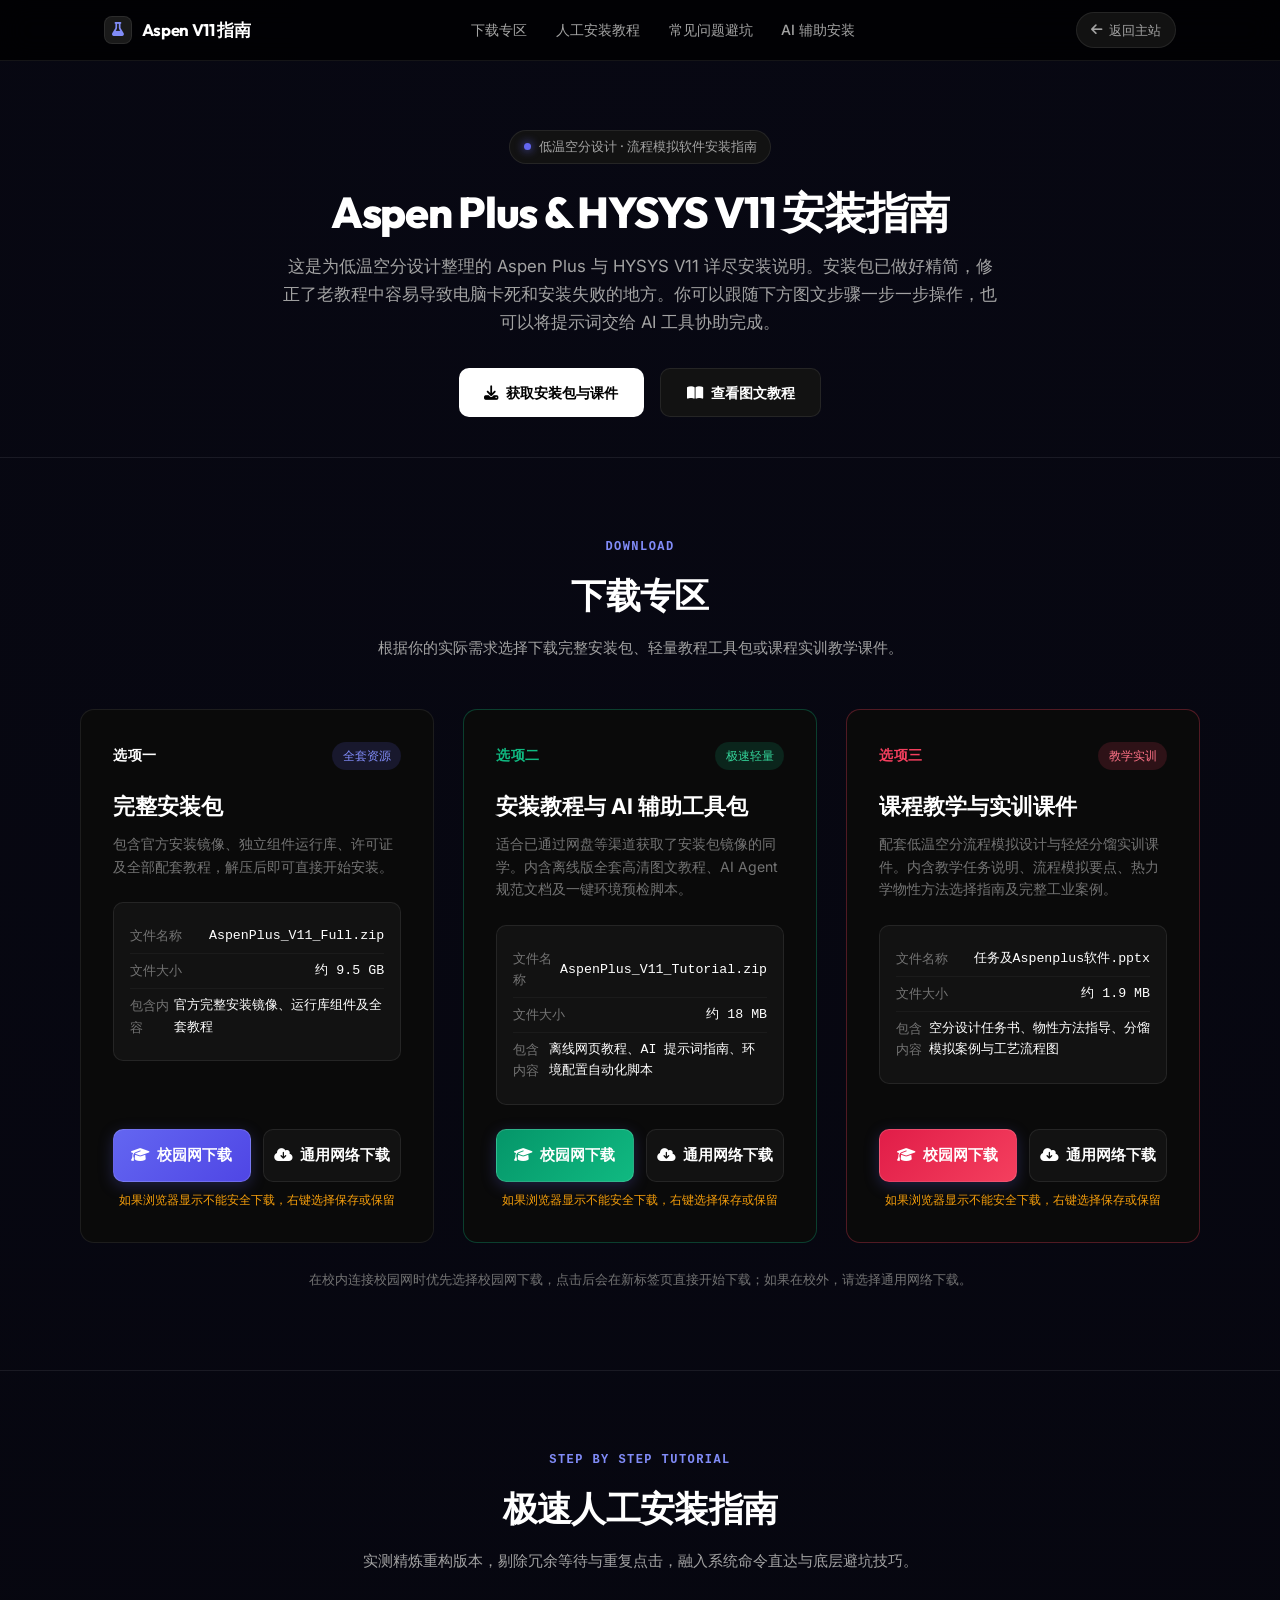
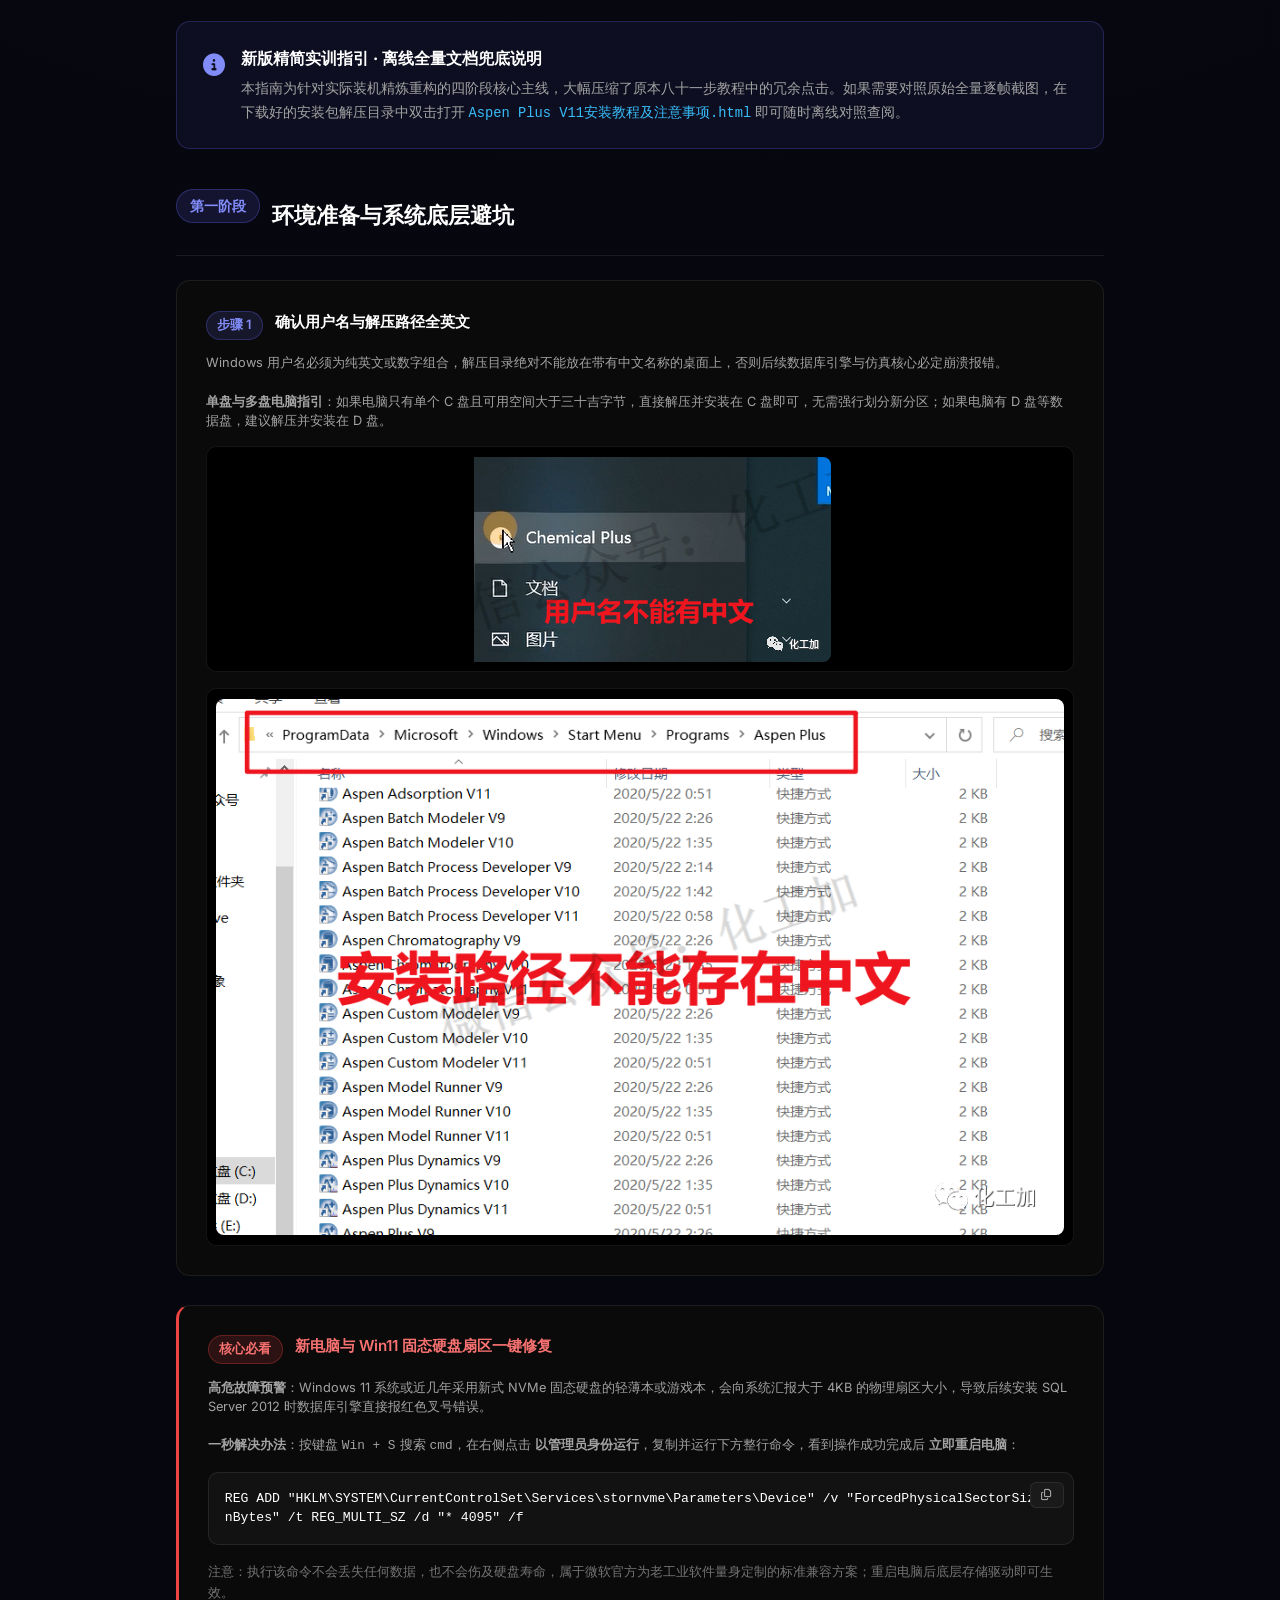
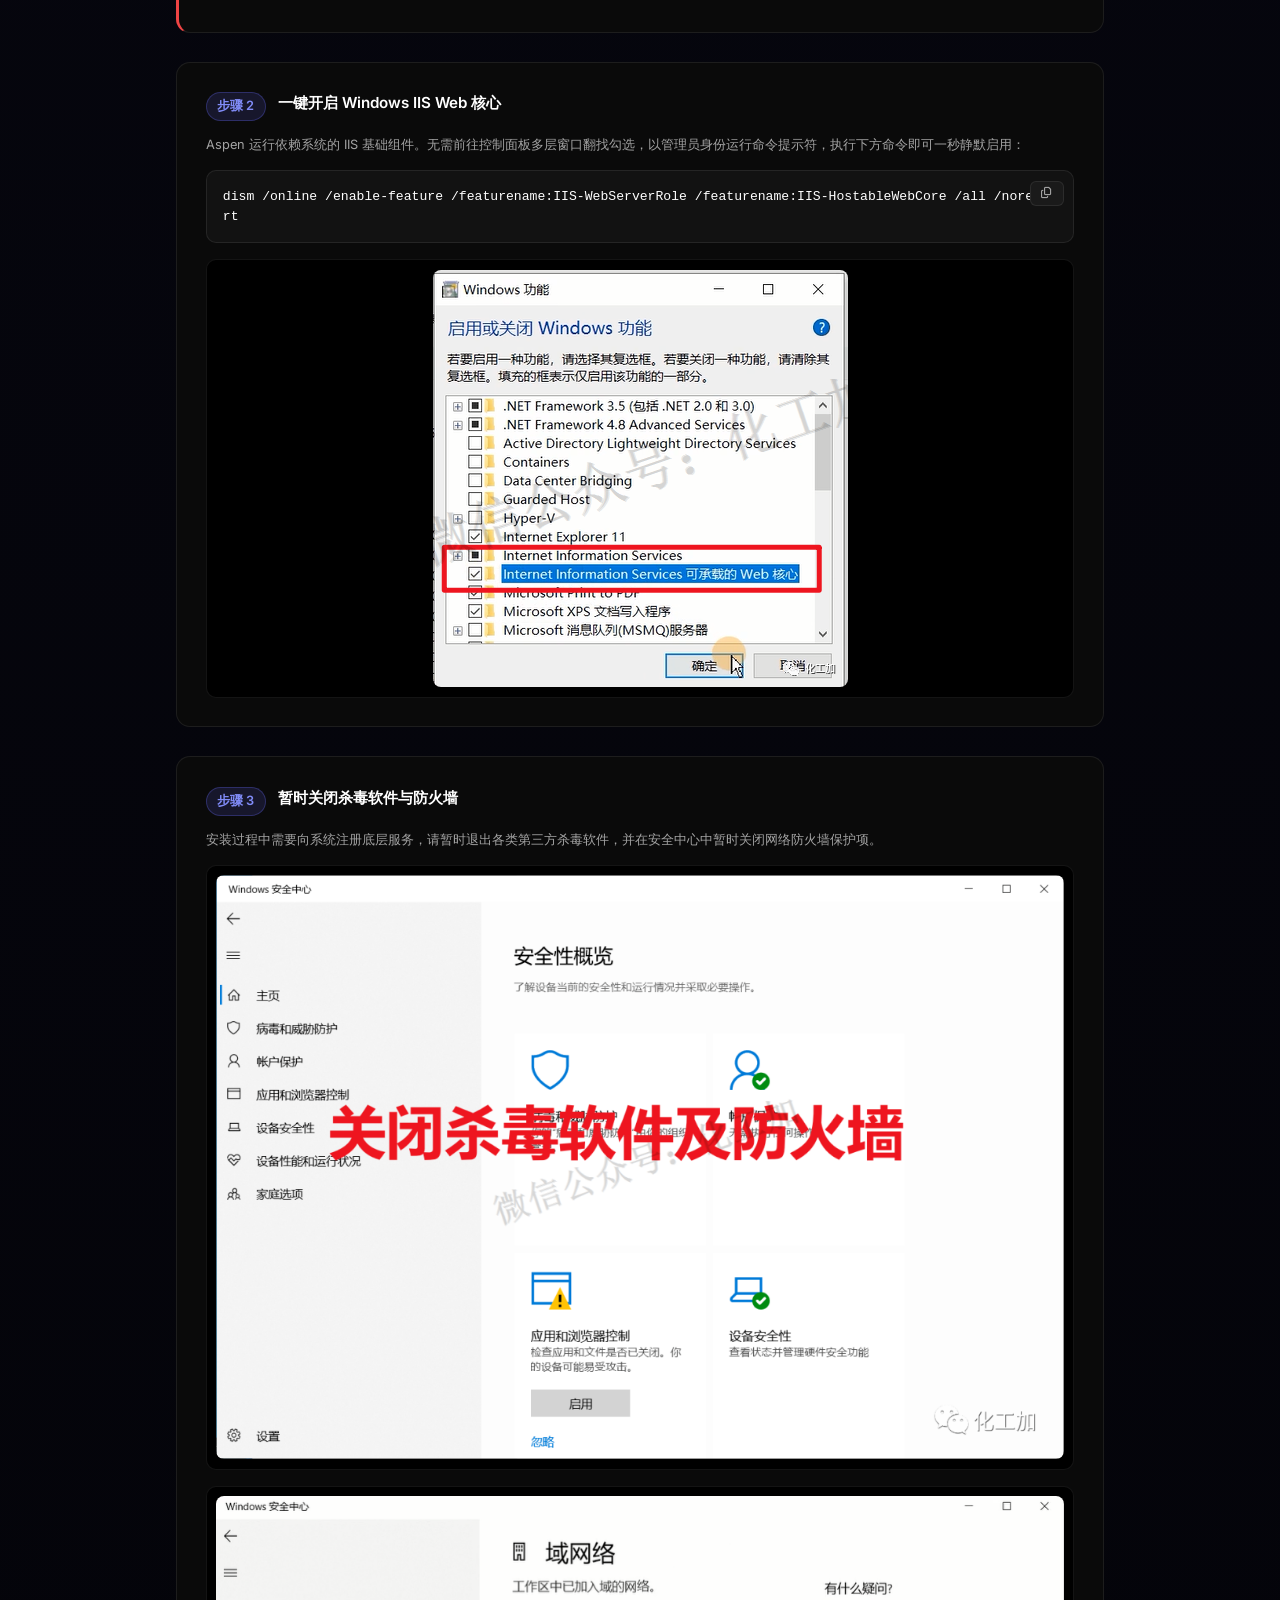
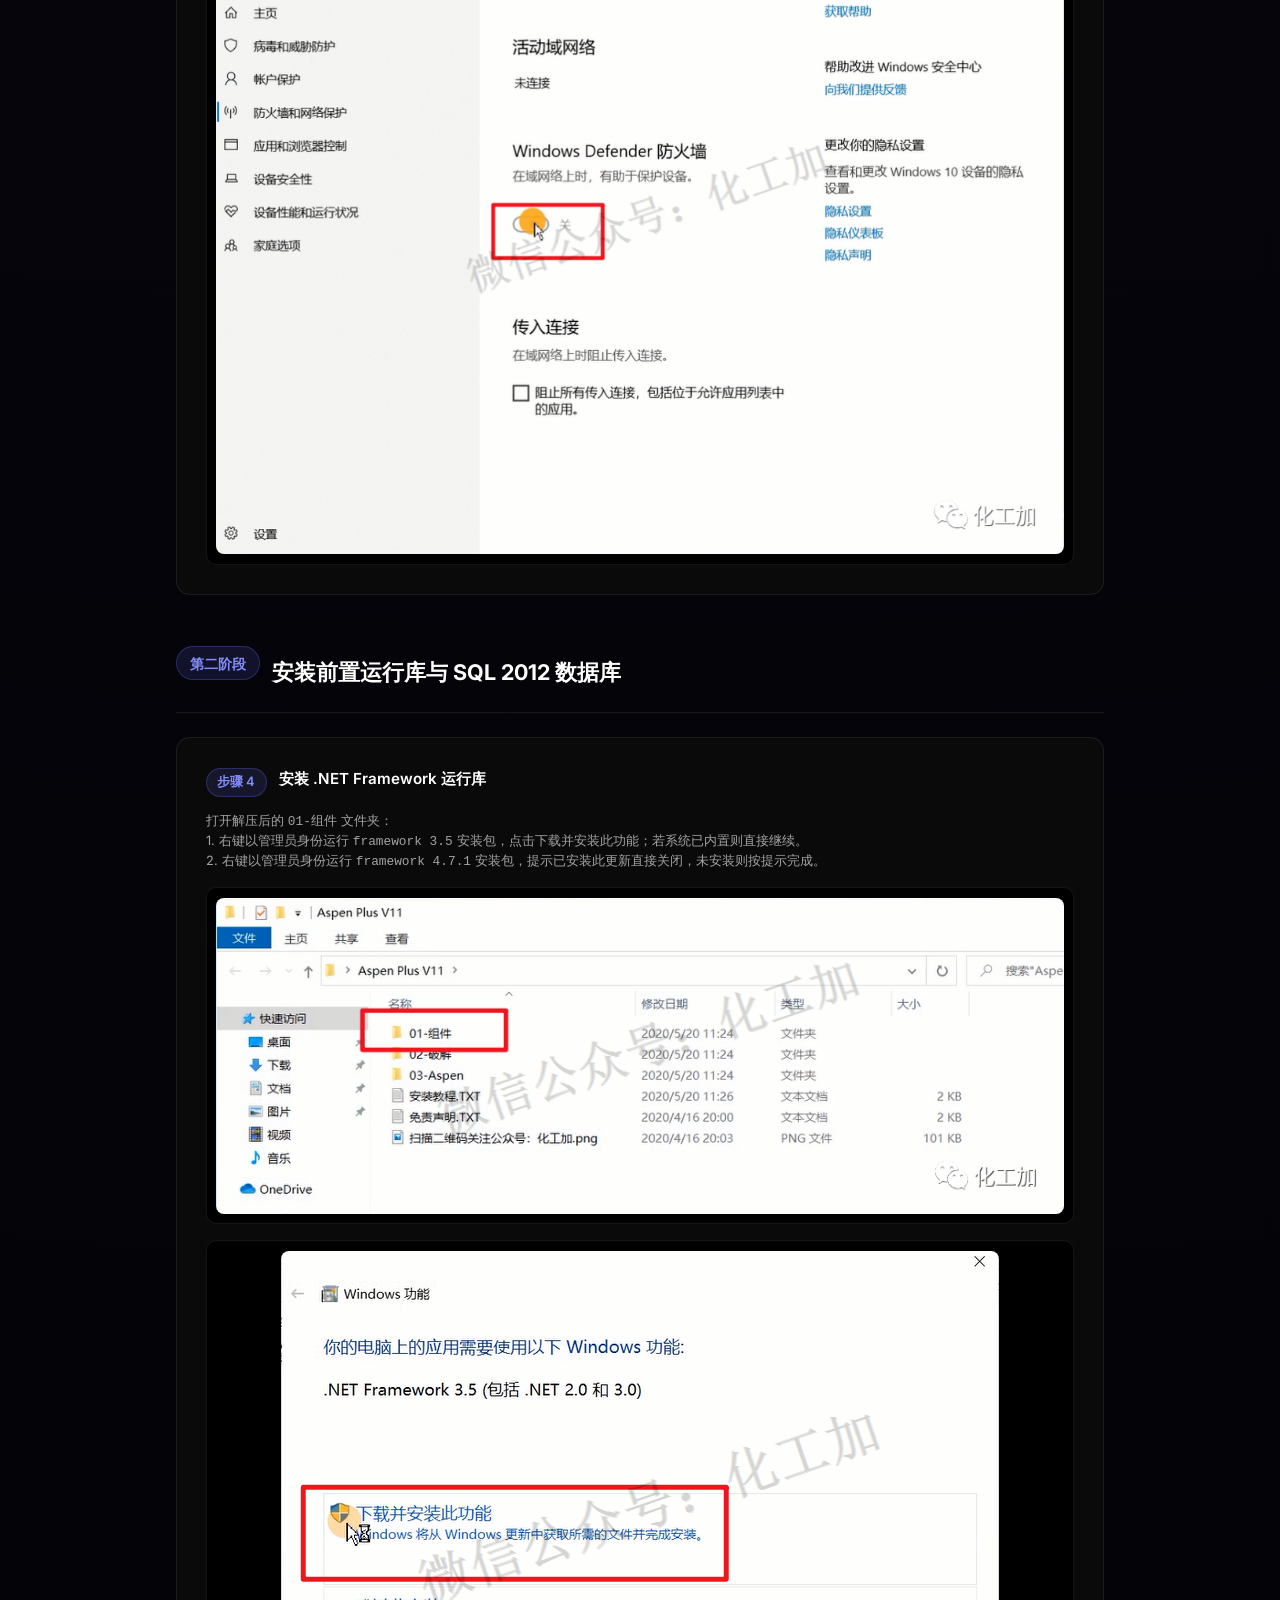
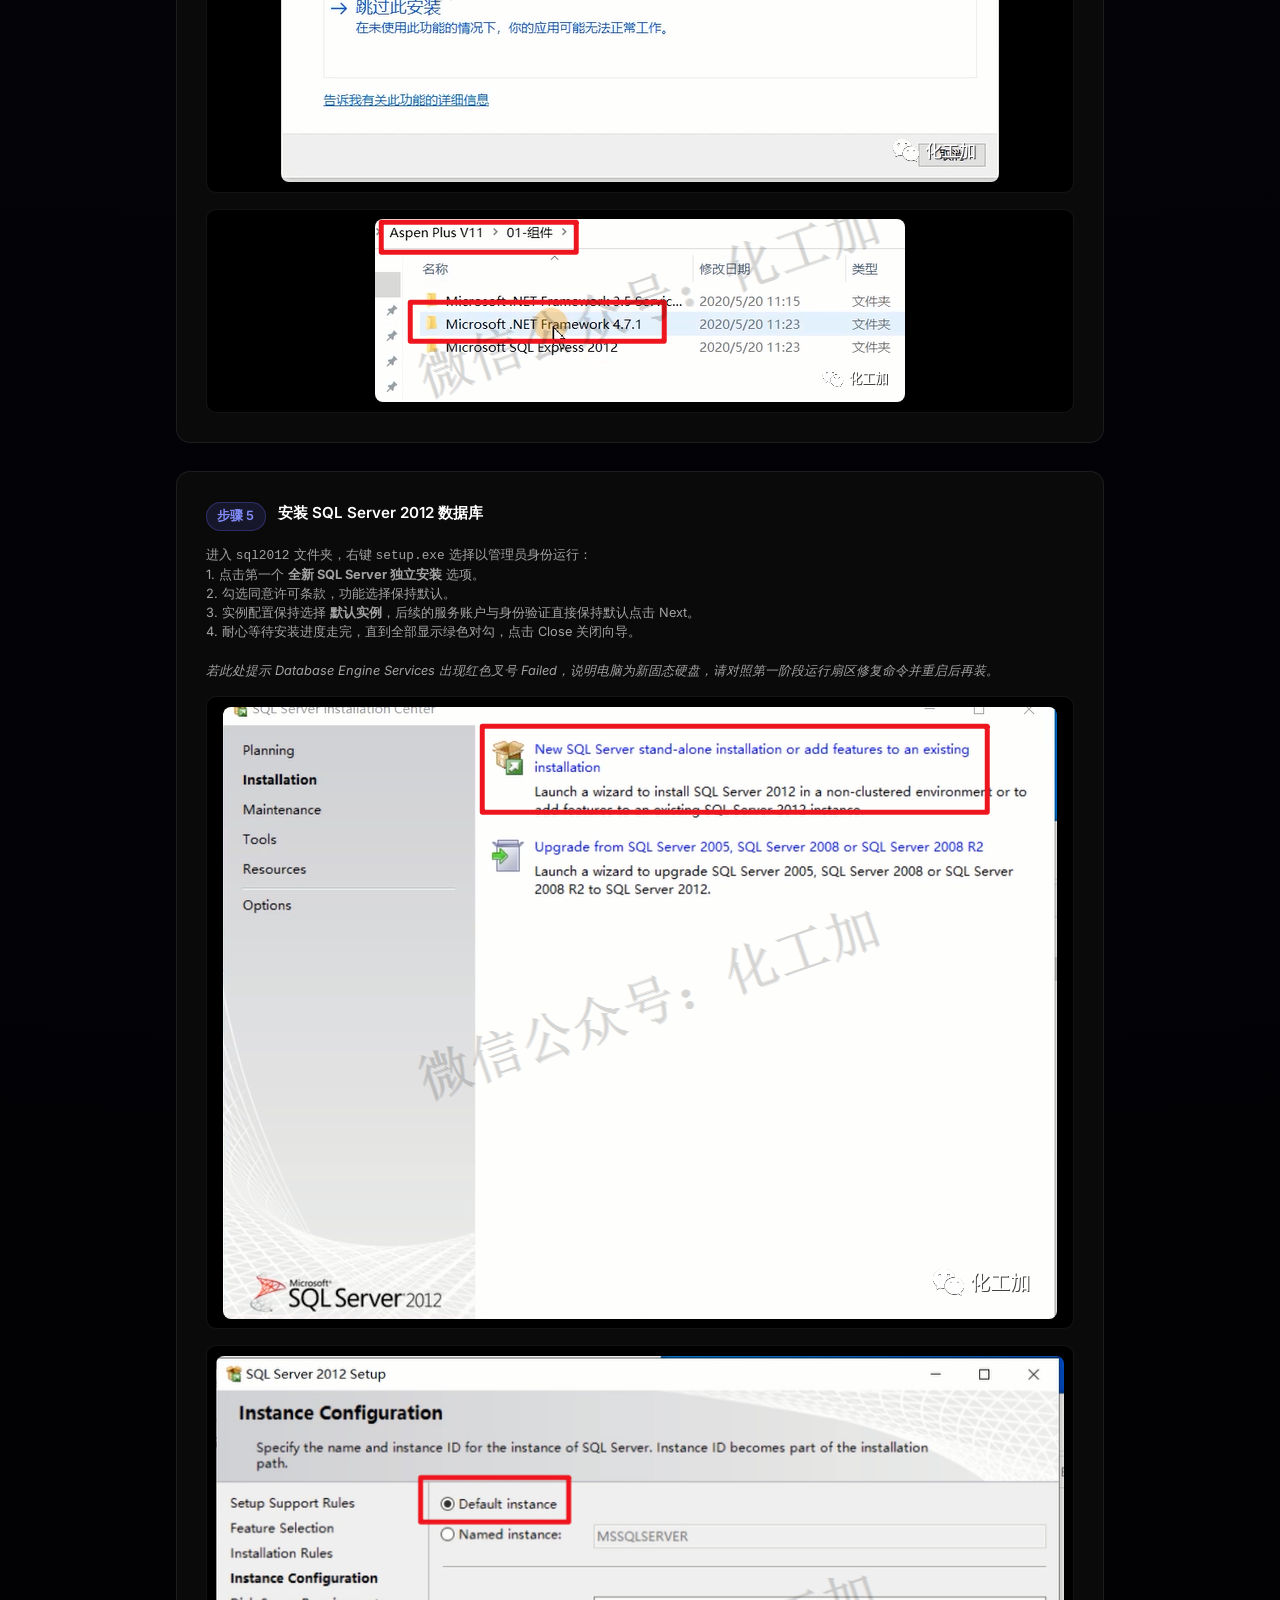
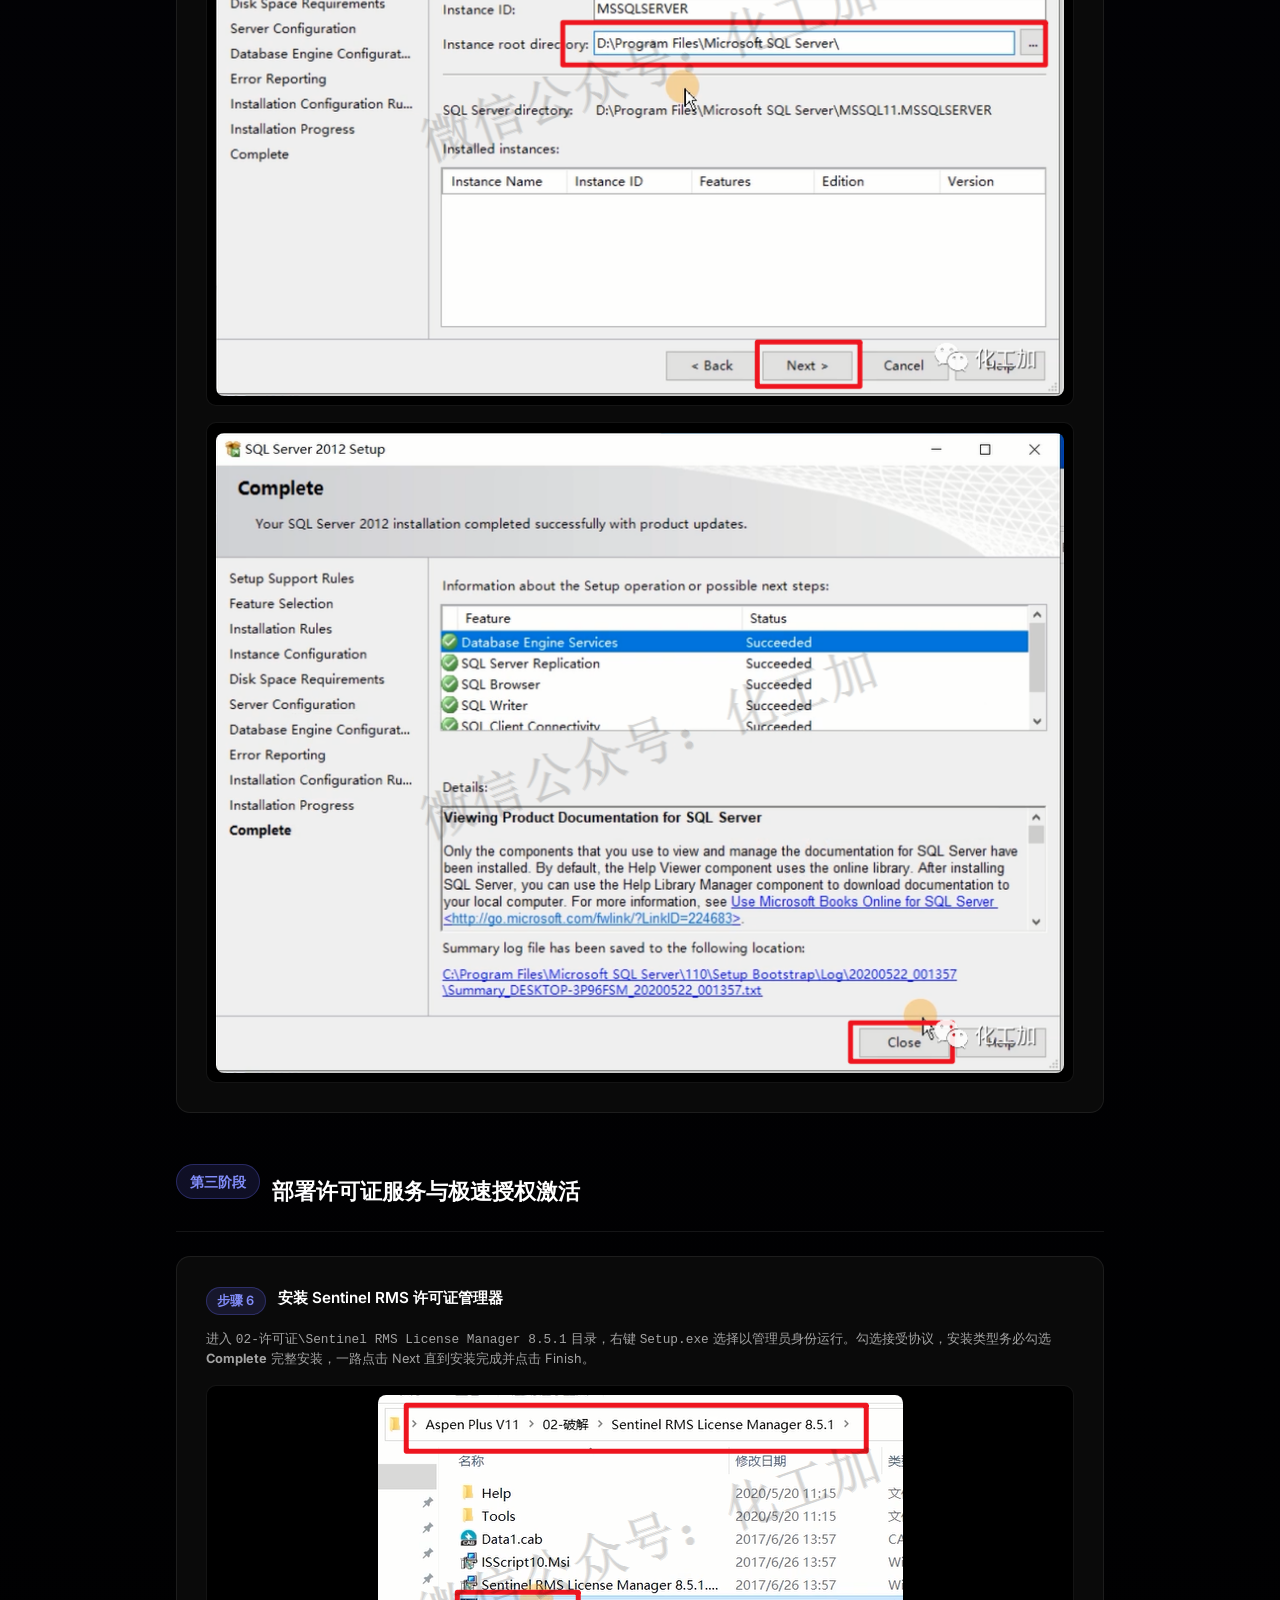
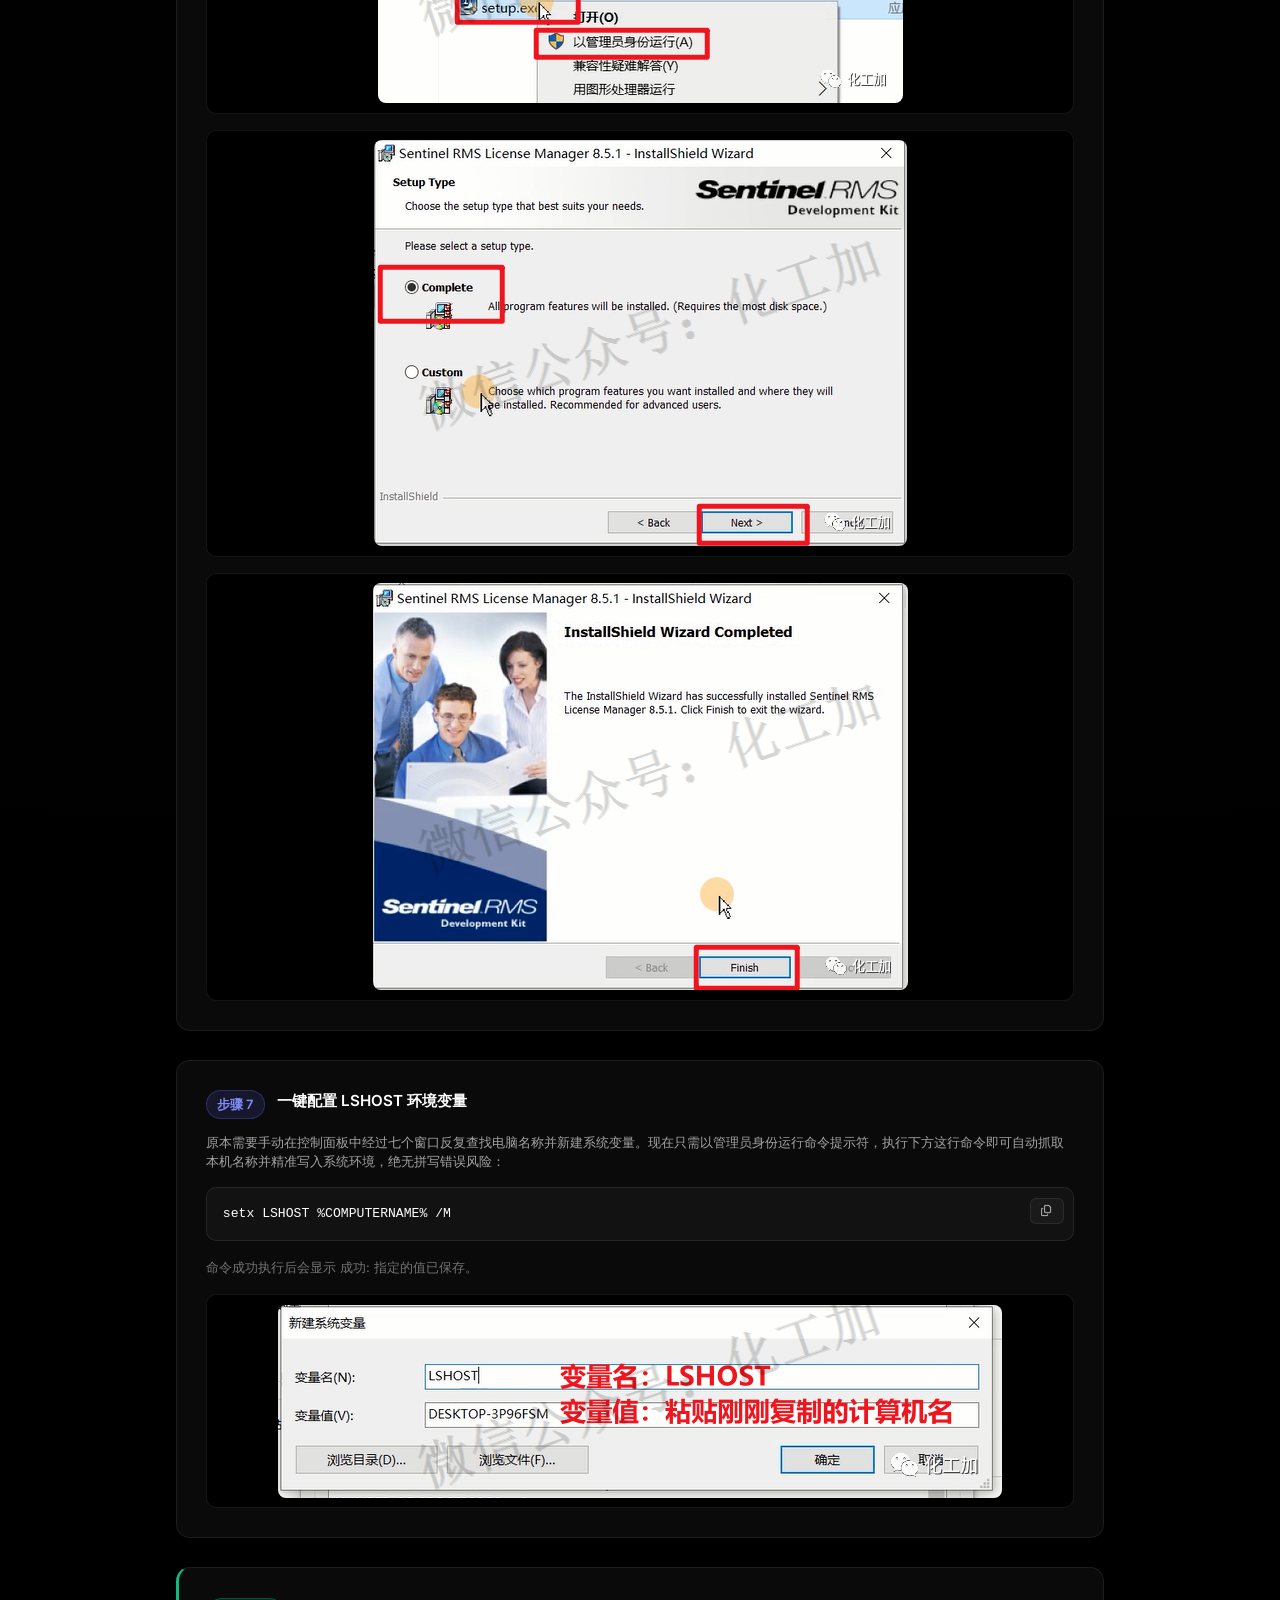
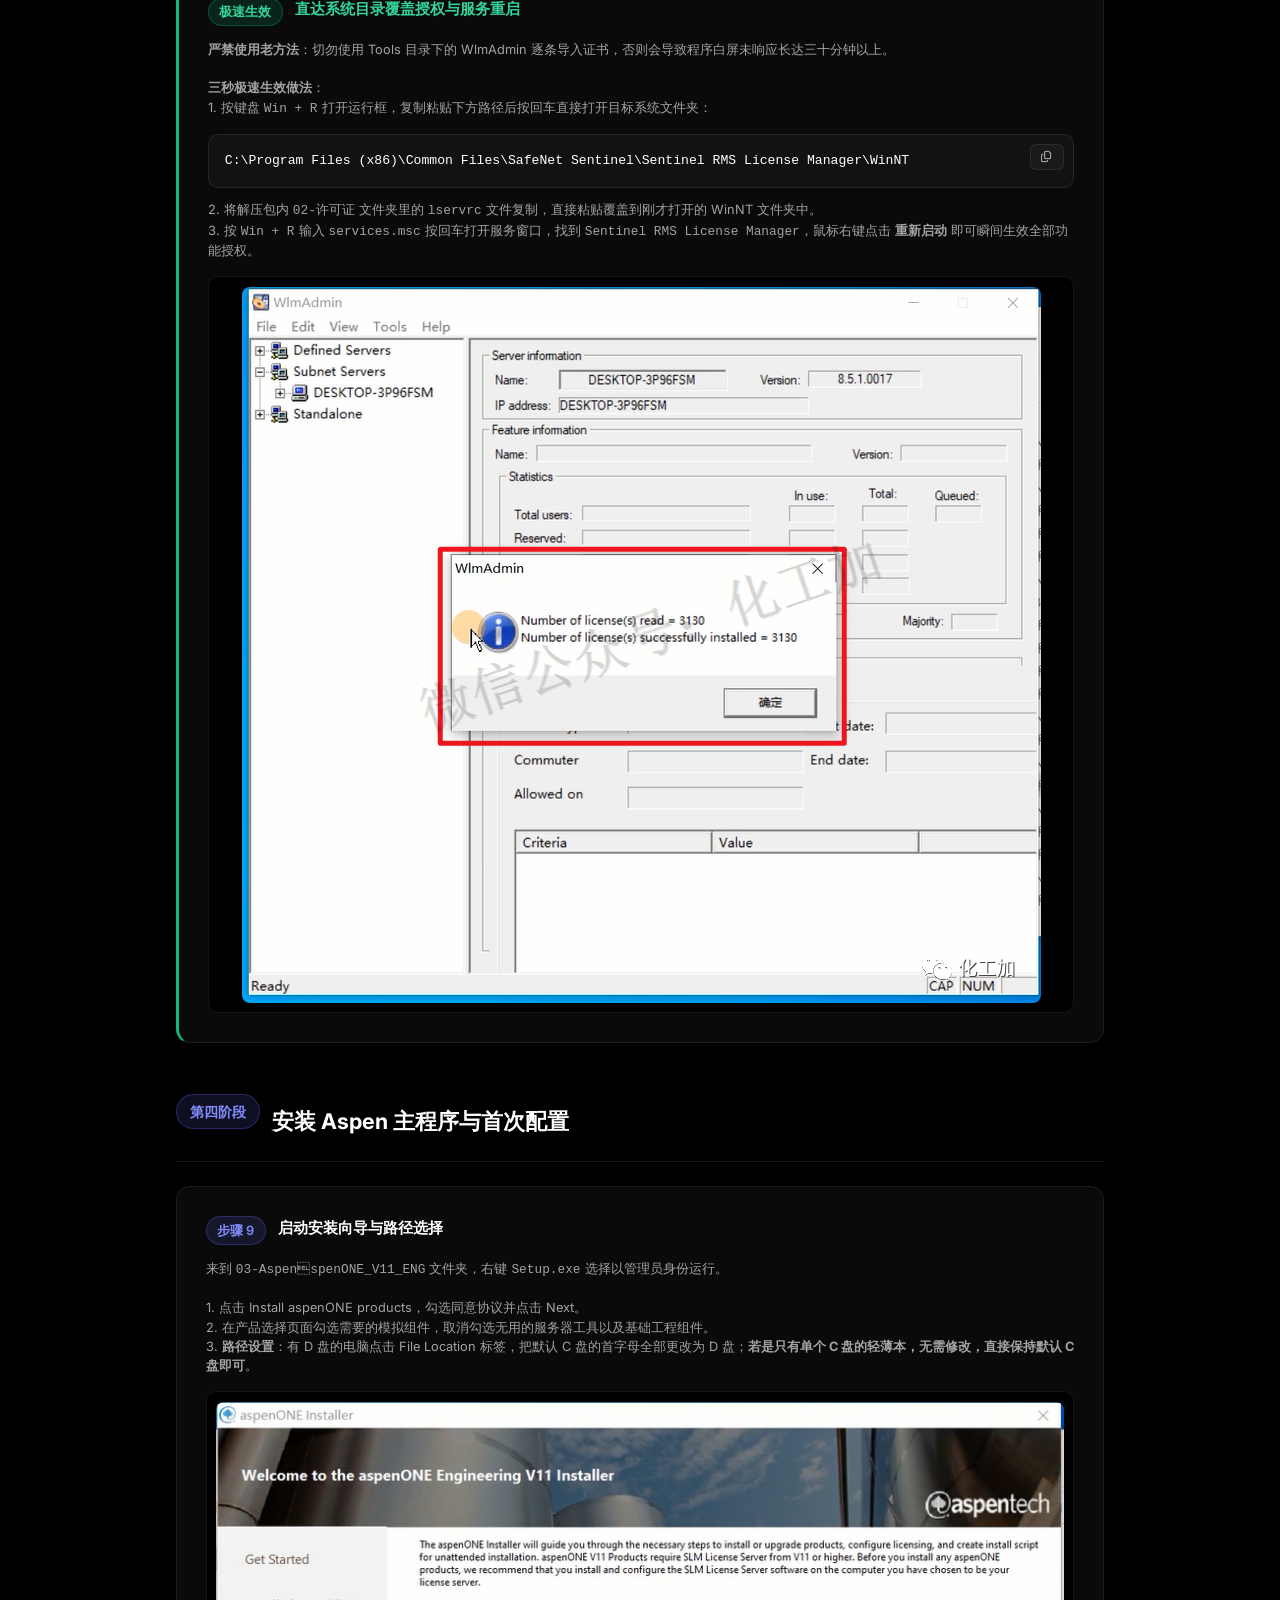
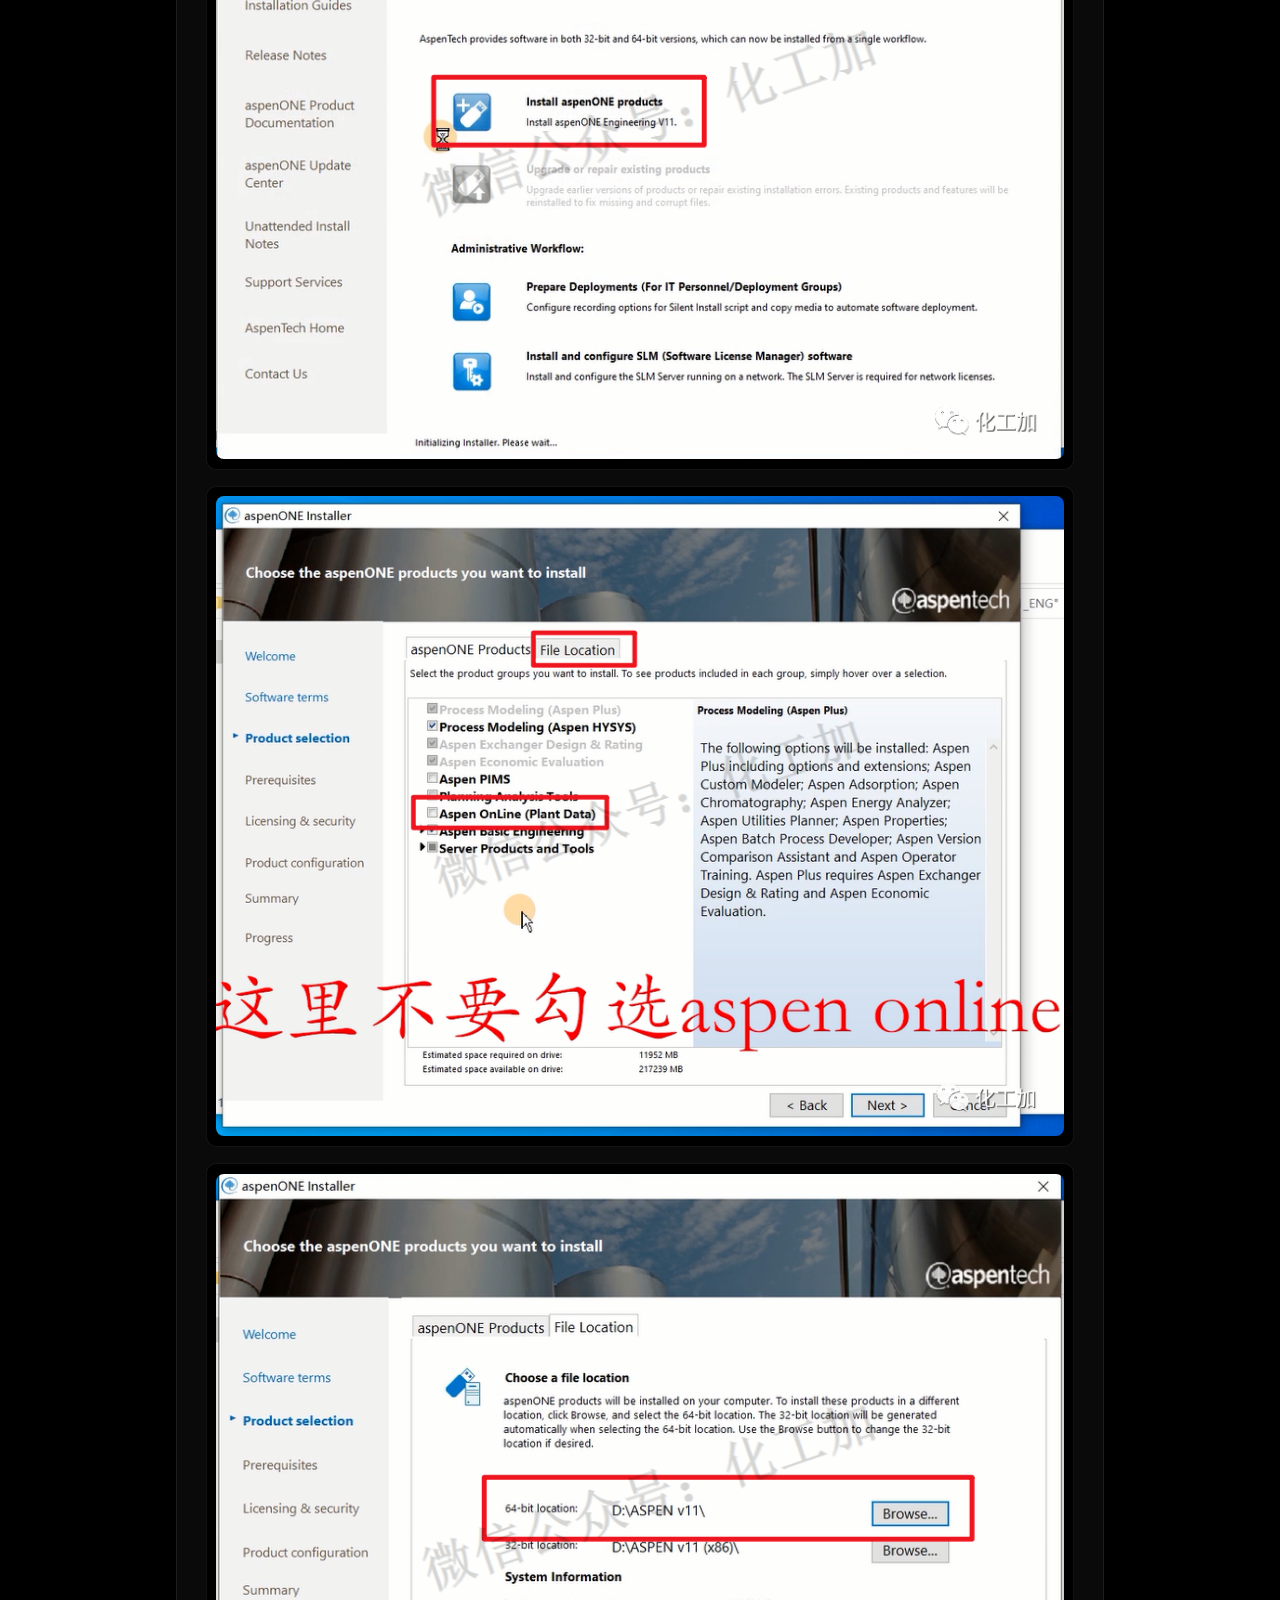
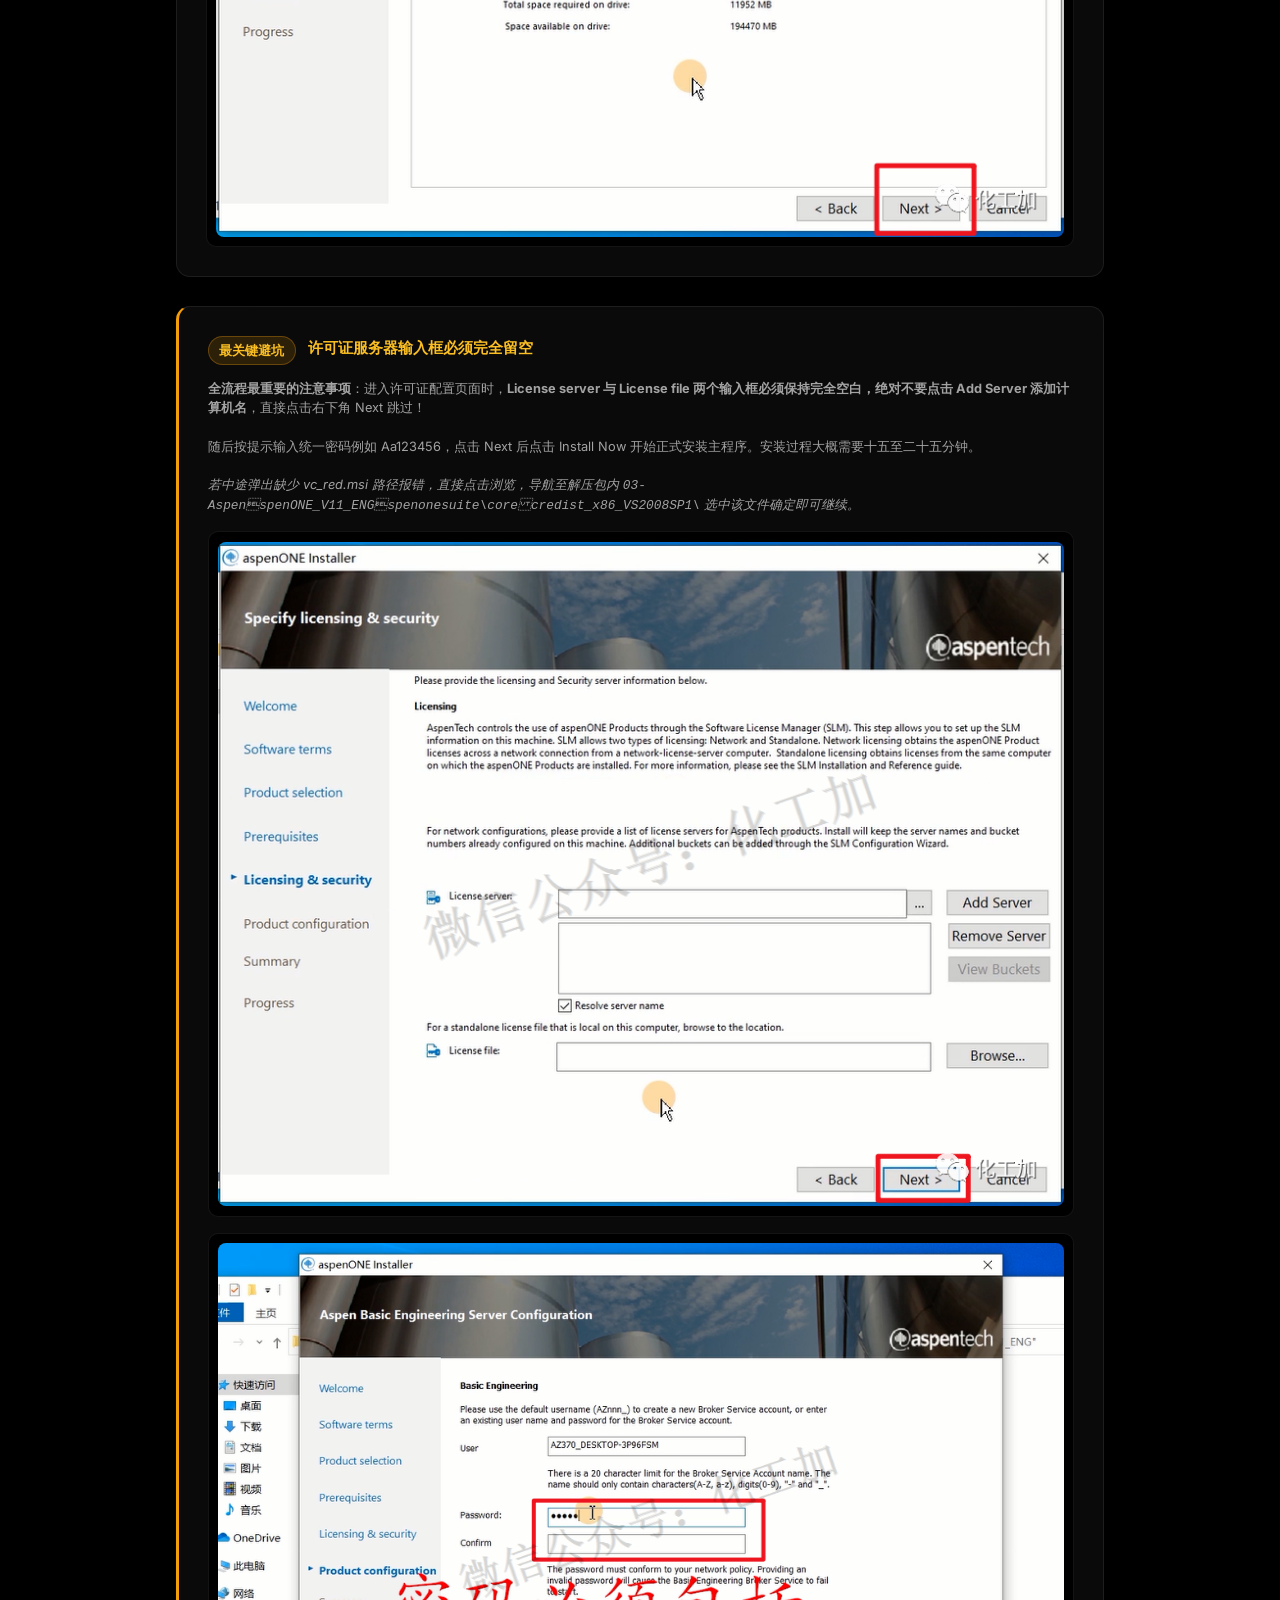
<file: aspen/index.html>
<!DOCTYPE html>
<html lang="zh-CN" class="dark">
<head>
  <meta charset="UTF-8">
  <meta name="viewport" content="width=device-width, initial-scale=1.0">
  <title>Aspen Plus 与 HYSYS V11 安装指南与下载</title>
  <meta name="description" content="面向低温空分设计方向的 Aspen Plus 与 HYSYS V11 安装说明，包含完整安装包下载、详尽逐步图文安装教程与 AI 辅助安装指引。">

  <!-- Google Fonts -->
  <link rel="preconnect" href="https://fonts.googleapis.com">
  <link rel="preconnect" href="https://fonts.gstatic.com" crossorigin>
  <link href="https://fonts.googleapis.com/css2?family=Inter:wght@400;500;600;700&family=Outfit:wght@600;700&display=swap" rel="stylesheet">
  
  <!-- FontAwesome Icons -->
  <link rel="stylesheet" href="https://cdnjs.cloudflare.com/ajax/libs/font-awesome/6.5.1/css/all.min.css">

  <link rel="stylesheet" href="style.css?v=3.0">
</head>
<body>
  <!-- Background Glow & Grid -->
  <div class="bg-glow-container">
    <div class="bg-grid"></div>
  </div>

  <!-- Navigation Bar -->
  <header class="navbar">
    <div class="nav-container">
      <a href="#" class="brand">
        <span class="brand-badge"><i class="fa-solid fa-flask"></i></span>
        <span class="brand-text">Aspen V11 指南</span>
      </a>

      <nav class="nav-links">
        <a href="#download" class="nav-link">下载专区</a>
        <a href="#manual-guide" class="nav-link">人工安装教程</a>
        <a href="#faq" class="nav-link">常见问题避坑</a>
        <a href="#ai-guide" class="nav-link">AI 辅助安装</a>
      </nav>

      <div class="nav-actions">
        <a href="https://hnnilovey.me" class="btn-nav-home" title="返回主站">
          <i class="fa-solid fa-arrow-left"></i> 返回主站
        </a>
        <button id="mobile-menu-toggle" class="mobile-toggle-btn" aria-label="切换菜单">
          <i class="fa-solid fa-bars"></i>
        </button>
      </div>
    </div>
  </header>

  <!-- Mobile Drawer Overlay -->
  <div id="mobile-drawer" class="mobile-drawer-overlay">
    <div class="mobile-drawer-content">
      <nav class="mobile-drawer-links">
        <a href="#download" class="mobile-nav-link"><i class="fa-solid fa-download"></i> 下载专区</a>
        <a href="#manual-guide" class="mobile-nav-link"><i class="fa-solid fa-book-open"></i> 人工安装教程</a>
        <a href="#faq" class="mobile-nav-link"><i class="fa-solid fa-circle-question"></i> 常见问题避坑</a>
        <a href="#ai-guide" class="mobile-nav-link"><i class="fa-solid fa-robot"></i> AI 辅助安装</a>
        <a href="https://hnnilovey.me" class="mobile-nav-link"><i class="fa-solid fa-house"></i> 返回主站</a>
      </nav>
    </div>
  </div>

  <!-- Hero Section -->
  <section class="hero-section" style="padding-bottom: 40px;">
    <div class="container" style="max-width: 860px; text-align: center;">
      <div class="hero-tag" style="margin: 0 auto 1.5rem;">
        <span class="pulse-dot"></span>
        <span>低温空分设计 · 流程模拟软件安装指南</span>
      </div>
      <h1 class="hero-title" style="margin-bottom: 1rem;">
        Aspen Plus & HYSYS V11 安装指南
      </h1>
      <p class="hero-description" style="max-width: 720px; margin: 0 auto 2rem; font-size: 1.05rem;">
        这是为低温空分设计整理的 Aspen Plus 与 HYSYS V11 详尽安装说明。安装包已做好精简，修正了老教程中容易导致电脑卡死和安装失败的地方。你可以跟随下方图文步骤一步一步操作，也可以将提示词交给 AI 工具协助完成。
      </p>

      <div class="hero-btns" style="justify-content: center;">
        <a href="#download" class="btn-primary">
          <i class="fa-solid fa-download"></i> 获取安装包与课件
        </a>
        <a href="#manual-guide" class="btn-secondary">
          <i class="fa-solid fa-book-open"></i> 查看图文教程
        </a>
      </div>
    </div>
  </section>

  <!-- Section 1: Download -->
  <section id="download" class="section">
    <div class="container" style="max-width: 1180px;">
      <div class="section-header">
        <div class="subtitle">DOWNLOAD</div>
        <h2 class="section-title">下载专区</h2>
        <p class="section-desc">根据你的实际需求选择下载完整安装包、轻量教程工具包或课程实训教学课件。</p>
      </div>

      <div style="display: grid; grid-template-columns: repeat(auto-fit, minmax(320px, 1fr)); gap: 1.8rem;">
        
        <!-- Card 1: 完整安装包 -->
        <div class="card" style="padding: 2rem; display: flex; flex-direction: column; justify-content: space-between;">
          <div>
            <div style="display: flex; align-items: center; justify-content: space-between; margin-bottom: 1.2rem;">
              <span style="font-size: 0.85rem; font-weight: 600; color: var(--primary); text-transform: uppercase; letter-spacing: 0.05em;">选项一</span>
              <span style="background: rgba(99, 102, 241, 0.15); color: #818cf8; font-size: 0.78rem; padding: 0.25rem 0.65rem; border-radius: 9999px; font-weight: 500;">全套资源</span>
            </div>
            <h3 style="font-size: 1.35rem; font-weight: 700; margin-bottom: 0.6rem; color: #fff;">完整安装包</h3>
            <p style="font-size: 0.88rem; color: var(--text-muted); line-height: 1.6; margin-bottom: 1.5rem;">
              包含官方安装镜像、独立组件运行库、许可证及全部配套教程，解压后即可直接开始安装。
            </p>

            <div class="file-meta-table" style="margin-bottom: 1.5rem;">
              <div class="file-meta-row">
                <span class="meta-label">文件名称</span>
                <span class="meta-val">AspenPlus_V11_Full.zip</span>
              </div>
              <div class="file-meta-row">
                <span class="meta-label">文件大小</span>
                <span class="meta-val">约 9.5 GB</span>
              </div>
              <div class="file-meta-row">
                <span class="meta-label">包含内容</span>
                <span class="meta-val">官方完整安装镜像、运行库组件及全套教程</span>
              </div>
            </div>
          </div>

          <div>
            <div style="display: grid; grid-template-columns: 1fr 1fr; gap: 0.8rem;">
              <div>
                <a href="http://10.193.203.5:8088/AspenPlus_V11_Full.zip" target="_blank" rel="noopener noreferrer" class="btn-accent" style="justify-content: center; text-align: center; width: 100%; box-sizing: border-box; padding: 0.85rem 0.5rem; font-size: 0.92rem;">
                  <i class="fa-solid fa-graduation-cap"></i> 校园网下载
                </a>
              </div>
              <div>
                <a href="https://download.hnnilovey.me/AspenPlus_V11_Full.zip" class="btn-secondary" style="justify-content: center; text-align: center; width: 100%; box-sizing: border-box; padding: 0.85rem 0.5rem; font-size: 0.92rem;">
                  <i class="fa-solid fa-cloud-arrow-down"></i> 通用网络下载
                </a>
              </div>
            </div>
            <div style="font-size: 0.78rem; color: #f59e0b; margin-top: 0.6rem; text-align: center; line-height: 1.5;">
              如果浏览器显示不能安全下载，右键选择保存或保留
            </div>
          </div>
        </div>

        <!-- Card 2: 仅下载教程与工具包 -->
        <div class="card" style="padding: 2rem; display: flex; flex-direction: column; justify-content: space-between; border-color: rgba(16, 185, 129, 0.3);">
          <div>
            <div style="display: flex; align-items: center; justify-content: space-between; margin-bottom: 1.2rem;">
              <span style="font-size: 0.85rem; font-weight: 600; color: #10b981; text-transform: uppercase; letter-spacing: 0.05em;">选项二</span>
              <span style="background: rgba(16, 185, 129, 0.15); color: #34d399; font-size: 0.78rem; padding: 0.25rem 0.65rem; border-radius: 9999px; font-weight: 500;">极速轻量</span>
            </div>
            <h3 style="font-size: 1.35rem; font-weight: 700; margin-bottom: 0.6rem; color: #fff;">安装教程与 AI 辅助工具包</h3>
            <p style="font-size: 0.88rem; color: var(--text-muted); line-height: 1.6; margin-bottom: 1.5rem;">
              适合已通过网盘等渠道获取了安装包镜像的同学。内含离线版全套高清图文教程、AI Agent 规范文档及一键环境预检脚本。
            </p>

            <div class="file-meta-table" style="margin-bottom: 1.5rem;">
              <div class="file-meta-row">
                <span class="meta-label">文件名称</span>
                <span class="meta-val">AspenPlus_V11_Tutorial.zip</span>
              </div>
              <div class="file-meta-row">
                <span class="meta-label">文件大小</span>
                <span class="meta-val">约 18 MB</span>
              </div>
              <div class="file-meta-row">
                <span class="meta-label">包含内容</span>
                <span class="meta-val">离线网页教程、AI 提示词指南、环境配置自动化脚本</span>
              </div>
            </div>
          </div>

          <div>
            <div style="display: grid; grid-template-columns: 1fr 1fr; gap: 0.8rem;">
              <div>
                <a href="http://10.193.203.5:8088/AspenPlus_V11_Tutorial.zip" target="_blank" rel="noopener noreferrer" class="btn-accent" style="justify-content: center; text-align: center; width: 100%; box-sizing: border-box; padding: 0.85rem 0.5rem; font-size: 0.92rem; background: linear-gradient(135deg, #059669, #10b981);">
                  <i class="fa-solid fa-graduation-cap"></i> 校园网下载
                </a>
              </div>
              <div>
                <a href="https://download.hnnilovey.me/AspenPlus_V11_Tutorial.zip" class="btn-secondary" style="justify-content: center; text-align: center; width: 100%; box-sizing: border-box; padding: 0.85rem 0.5rem; font-size: 0.92rem;">
                  <i class="fa-solid fa-cloud-arrow-down"></i> 通用网络下载
                </a>
              </div>
            </div>
            <div style="font-size: 0.78rem; color: #f59e0b; margin-top: 0.6rem; text-align: center; line-height: 1.5;">
              如果浏览器显示不能安全下载，右键选择保存或保留
            </div>
          </div>
        </div>

        <!-- Card 3: 课程教学与实训课件 -->
        <div class="card" style="padding: 2rem; display: flex; flex-direction: column; justify-content: space-between; border-color: rgba(244, 63, 94, 0.3);">
          <div>
            <div style="display: flex; align-items: center; justify-content: space-between; margin-bottom: 1.2rem;">
              <span style="font-size: 0.85rem; font-weight: 600; color: #f43f5e; text-transform: uppercase; letter-spacing: 0.05em;">选项三</span>
              <span style="background: rgba(244, 63, 94, 0.15); color: #fb7185; font-size: 0.78rem; padding: 0.25rem 0.65rem; border-radius: 9999px; font-weight: 500;">教学实训</span>
            </div>
            <h3 style="font-size: 1.35rem; font-weight: 700; margin-bottom: 0.6rem; color: #fff;">课程教学与实训课件</h3>
            <p style="font-size: 0.88rem; color: var(--text-muted); line-height: 1.6; margin-bottom: 1.5rem;">
              配套低温空分流程模拟设计与轻烃分馏实训课件。内含教学任务说明、流程模拟要点、热力学物性方法选择指南及完整工业案例。
            </p>

            <div class="file-meta-table" style="margin-bottom: 1.5rem;">
              <div class="file-meta-row">
                <span class="meta-label">文件名称</span>
                <span class="meta-val">任务及Aspenplus软件.pptx</span>
              </div>
              <div class="file-meta-row">
                <span class="meta-label">文件大小</span>
                <span class="meta-val">约 1.9 MB</span>
              </div>
              <div class="file-meta-row">
                <span class="meta-label">包含内容</span>
                <span class="meta-val">空分设计任务书、物性方法指导、分馏模拟案例与工艺流程图</span>
              </div>
            </div>
          </div>

          <div>
            <div style="display: grid; grid-template-columns: 1fr 1fr; gap: 0.8rem;">
              <div>
                <a href="http://10.193.203.5:8088/Task_and_AspenPlus_Courseware.pptx" download="任务及Aspenplus软件.pptx" target="_blank" rel="noopener noreferrer" class="btn-accent" style="justify-content: center; text-align: center; width: 100%; box-sizing: border-box; padding: 0.85rem 0.5rem; font-size: 0.92rem; background: linear-gradient(135deg, #e11d48, #f43f5e);">
                  <i class="fa-solid fa-graduation-cap"></i> 校园网下载
                </a>
              </div>
              <div>
                <a href="Task_and_AspenPlus_Courseware.pptx" download="任务及Aspenplus软件.pptx" class="btn-secondary" style="justify-content: center; text-align: center; width: 100%; box-sizing: border-box; padding: 0.85rem 0.5rem; font-size: 0.92rem;">
                  <i class="fa-solid fa-cloud-arrow-down"></i> 通用网络下载
                </a>
              </div>
            </div>
            <div style="font-size: 0.78rem; color: #f59e0b; margin-top: 0.6rem; text-align: center; line-height: 1.5;">
              如果浏览器显示不能安全下载，右键选择保存或保留
            </div>
          </div>
        </div>

      </div>

      <p style="margin-top: 1.6rem; margin-bottom: 0; font-size: 0.84rem; color: var(--text-muted); line-height: 1.6; text-align: center;">
        在校内连接校园网时优先选择校园网下载，点击后会在新标签页直接开始下载；如果在校外，请选择通用网络下载。
      </p>
    </div>
  </section>

  <!-- Section 2: Manual Detailed Guide -->
  <section id="manual-guide" class="section">
    <div class="container" style="max-width: 960px;">
      <div class="section-header">
        <div class="subtitle">STEP BY STEP TUTORIAL</div>
        <h2 class="section-title">极速人工安装指南</h2>
        <p class="section-desc">实测精炼重构版本，剔除冗余等待与重复点击，融入系统命令直达与底层避坑技巧。</p>
      </div>

      <!-- Fallback Notice Card -->
      <div style="background: rgba(99, 102, 241, 0.08); border: 1px solid rgba(99, 102, 241, 0.25); border-radius: var(--radius-xl); padding: 1.4rem 1.6rem; margin-bottom: 2.5rem; display: flex; align-items: flex-start; gap: 1rem;">
        <div style="font-size: 1.4rem; color: var(--accent-violet); flex-shrink: 0; margin-top: 0.15rem;">
          <i class="fa-solid fa-circle-info"></i>
        </div>
        <div>
          <h4 style="margin: 0 0 0.4rem 0; font-size: 1.02rem; color: #fff; font-weight: 700;">
            新版精简实训指引 · 离线全量文档兜底说明
          </h4>
          <p style="margin: 0; font-size: 0.86rem; color: var(--text-secondary); line-height: 1.7;">
            本指南为针对实际装机精炼重构的四阶段核心主线，大幅压缩了原本八十一步教程中的冗余点击。如果需要对照原始全量逐帧截图，在下载好的安装包解压目录中双击打开 <code style="color: #38bdf8;">Aspen Plus V11安装教程及注意事项.html</code> 即可随时离线对照查阅。
          </p>
        </div>
      </div>

      <!-- Phase 1 -->
      <div style="margin-bottom: 3.2rem;">
        <div style="display: flex; align-items: center; gap: 0.8rem; margin-bottom: 1.5rem; padding-bottom: 0.8rem; border-bottom: 1px solid var(--border-color);">
          <div class="card-badge badge-blue" style="font-size: 0.9rem; padding: 0.3rem 0.8rem;">第一阶段</div>
          <h3 style="margin: 0; font-size: 1.35rem; color: var(--text-primary);">环境准备与系统底层避坑</h3>
        </div>

        <!-- 步骤 1: 路径与用户名规范 -->
        <div class="step-item">
          <div class="step-header">
            <span class="step-badge">步骤 1</span>
            <h4 class="step-title">确认用户名与解压路径全英文</h4>
          </div>
          <div class="step-desc">
            Windows 用户名必须为纯英文或数字组合，解压目录绝对不能放在带有中文名称的桌面上，否则后续数据库引擎与仿真核心必定崩溃报错。
            <br><br>
            <strong>单盘与多盘电脑指引</strong>：如果电脑只有单个 C 盘且可用空间大于三十吉字节，直接解压并安装在 C 盘即可，无需强行划分新分区；如果电脑有 D 盘等数据盘，建议解压并安装在 D 盘。
          </div>
          <div class="step-img-box"><img src="images/img_004.png" alt="检查用户名" loading="lazy"></div>
          <div class="step-img-box"><img src="images/img_005.png" alt="路径英文要求" loading="lazy"></div>
        </div>

        <!-- 步骤 2: 固态硬盘高危避坑 -->
        <div class="step-item" style="border-left: 3px solid #ef4444;">
          <div class="step-header">
            <span class="step-badge" style="background: rgba(239, 68, 68, 0.15); color: #f87171; border-color: rgba(239, 68, 68, 0.3);">核心必看</span>
            <h4 class="step-title" style="color: #f87171;">新电脑与 Win11 固态硬盘扇区一键修复</h4>
          </div>
          <div class="step-desc">
            <strong>高危故障预警</strong>：Windows 11 系统或近几年采用新式 NVMe 固态硬盘的轻薄本或游戏本，会向系统汇报大于 4KB 的物理扇区大小，导致后续安装 SQL Server 2012 时数据库引擎直接报红色叉号错误。
            <br><br>
            <strong>一秒解决办法</strong>：按键盘 <code>Win + S</code> 搜索 <code>cmd</code>，在右侧点击 <strong>以管理员身份运行</strong>，复制并运行下方整行命令，看到操作成功完成后 <strong>立即重启电脑</strong>：
          </div>
          <div class="cmd-box" style="margin: 1rem 0;">
            <button class="btn-copy-code" title="复制命令"><i class="fa-regular fa-copy"></i></button>
            <pre>REG ADD "HKLM\SYSTEM\CurrentControlSet\Services\stornvme\Parameters\Device" /v "ForcedPhysicalSectorSizeInBytes" /t REG_MULTI_SZ /d "* 4095" /f</pre>
          </div>
          <div style="font-size: 0.82rem; color: var(--text-muted); line-height: 1.6;">
            注意：执行该命令不会丢失任何数据，也不会伤及硬盘寿命，属于微软官方为老工业软件量身定制的标准兼容方案；重启电脑后底层存储驱动即可生效。
          </div>
        </div>

        <!-- 步骤 3: 一键开启 IIS Web 核心 -->
        <div class="step-item">
          <div class="step-header">
            <span class="step-badge">步骤 2</span>
            <h4 class="step-title">一键开启 Windows IIS Web 核心</h4>
          </div>
          <div class="step-desc">
            Aspen 运行依赖系统的 IIS 基础组件。无需前往控制面板多层窗口翻找勾选，以管理员身份运行命令提示符，执行下方命令即可一秒静默启用：
          </div>
          <div class="cmd-box" style="margin: 1rem 0;">
            <button class="btn-copy-code" title="复制命令"><i class="fa-regular fa-copy"></i></button>
            <pre>dism /online /enable-feature /featurename:IIS-WebServerRole /featurename:IIS-HostableWebCore /all /norestart</pre>
          </div>
          <div class="step-img-box"><img src="images/img_038.png" alt="IIS组件勾选" loading="lazy"></div>
        </div>

        <!-- 步骤 4: 暂时关闭防火墙与杀毒软件 -->
        <div class="step-item">
          <div class="step-header">
            <span class="step-badge">步骤 3</span>
            <h4 class="step-title">暂时关闭杀毒软件与防火墙</h4>
          </div>
          <div class="step-desc">安装过程中需要向系统注册底层服务，请暂时退出各类第三方杀毒软件，并在安全中心中暂时关闭网络防火墙保护项。</div>
          <div class="step-img-box"><img src="images/img_006.png" alt="关闭杀毒软件" loading="lazy"></div>
          <div class="step-img-box"><img src="images/img_013.png" alt="全部关闭" loading="lazy"></div>
        </div>
      </div>

      <!-- Phase 2 -->
      <div style="margin-bottom: 3.2rem;">
        <div style="display: flex; align-items: center; gap: 0.8rem; margin-bottom: 1.5rem; padding-bottom: 0.8rem; border-bottom: 1px solid var(--border-color);">
          <div class="card-badge badge-blue" style="font-size: 0.9rem; padding: 0.3rem 0.8rem;">第二阶段</div>
          <h3 style="margin: 0; font-size: 1.35rem; color: var(--text-primary);">安装前置运行库与 SQL 2012 数据库</h3>
        </div>

        <!-- 步骤 4: 安装 .NET Framework -->
        <div class="step-item">
          <div class="step-header">
            <span class="step-badge">步骤 4</span>
            <h4 class="step-title">安装 .NET Framework 运行库</h4>
          </div>
          <div class="step-desc">
            打开解压后的 <code>01-组件</code> 文件夹：
            <br>
            1. 右键以管理员身份运行 <code>framework 3.5</code> 安装包，点击下载并安装此功能；若系统已内置则直接继续。
            <br>
            2. 右键以管理员身份运行 <code>framework 4.7.1</code> 安装包，提示已安装此更新直接关闭，未安装则按提示完成。
          </div>
          <div class="step-img-box"><img src="images/img_016.png" alt="进入01-组件" loading="lazy"></div>
          <div class="step-img-box"><img src="images/img_019.png" alt="下载并安装此功能" loading="lazy"></div>
          <div class="step-img-box"><img src="images/img_022.png" alt="安装framework 4.7.1" loading="lazy"></div>
        </div>

        <!-- 步骤 5: 安装 SQL Server 2012 数据库 -->
        <div class="step-item">
          <div class="step-header">
            <span class="step-badge">步骤 5</span>
            <h4 class="step-title">安装 SQL Server 2012 数据库</h4>
          </div>
          <div class="step-desc">
            进入 <code>sql2012</code> 文件夹，右键 <code>setup.exe</code> 选择以管理员身份运行：
            <br>
            1. 点击第一个 <strong>全新 SQL Server 独立安装</strong> 选项。
            <br>
            2. 勾选同意许可条款，功能选择保持默认。
            <br>
            3. 实例配置保持选择 <strong>默认实例</strong>，后续的服务账户与身份验证直接保持默认点击 Next。
            <br>
            4. 耐心等待安装进度走完，直到全部显示绿色对勾，点击 Close 关闭向导。
            <br><br>
            <em>若此处提示 Database Engine Services 出现红色叉号 Failed，说明电脑为新固态硬盘，请对照第一阶段运行扇区修复命令并重启后再装。</em>
          </div>
          <div class="step-img-box"><img src="images/img_027.png" alt="全新安装" loading="lazy"></div>
          <div class="step-img-box"><img src="images/img_031.png" alt="默认实例" loading="lazy"></div>
          <div class="step-img-box"><img src="images/img_034.png" alt="全部成功点击Close" loading="lazy"></div>
        </div>
      </div>

      <!-- Phase 3 -->
      <div style="margin-bottom: 3.2rem;">
        <div style="display: flex; align-items: center; gap: 0.8rem; margin-bottom: 1.5rem; padding-bottom: 0.8rem; border-bottom: 1px solid var(--border-color);">
          <div class="card-badge badge-blue" style="font-size: 0.9rem; padding: 0.3rem 0.8rem;">第三阶段</div>
          <h3 style="margin: 0; font-size: 1.35rem; color: var(--text-primary);">部署许可证服务与极速授权激活</h3>
        </div>

        <!-- 步骤 6: 安装 Sentinel RMS 许可证管理器 -->
        <div class="step-item">
          <div class="step-header">
            <span class="step-badge">步骤 6</span>
            <h4 class="step-title">安装 Sentinel RMS 许可证管理器</h4>
          </div>
          <div class="step-desc">
            进入 <code>02-许可证\Sentinel RMS License Manager 8.5.1</code> 目录，右键 <code>Setup.exe</code> 选择以管理员身份运行。勾选接受协议，安装类型务必勾选 <strong>Complete</strong> 完整安装，一路点击 Next 直到安装完成并点击 Finish。
          </div>
          <div class="step-img-box"><img src="images/img_042.png" alt="管理员身份运行Setup" loading="lazy"></div>
          <div class="step-img-box"><img src="images/img_046.png" alt="选择Complete" loading="lazy"></div>
          <div class="step-img-box"><img src="images/img_048.png" alt="点击Finish" loading="lazy"></div>
        </div>

        <!-- 步骤 7: 一键配置 LSHOST 环境变量 -->
        <div class="step-item">
          <div class="step-header">
            <span class="step-badge">步骤 7</span>
            <h4 class="step-title">一键配置 LSHOST 环境变量</h4>
          </div>
          <div class="step-desc">
            原本需要手动在控制面板中经过七个窗口反复查找电脑名称并新建系统变量。现在只需以管理员身份运行命令提示符，执行下方这行命令即可自动抓取本机名称并精准写入系统环境，绝无拼写错误风险：
          </div>
          <div class="cmd-box" style="margin: 1rem 0;">
            <button class="btn-copy-code" title="复制命令"><i class="fa-regular fa-copy"></i></button>
            <pre>setx LSHOST %COMPUTERNAME% /M</pre>
          </div>
          <div style="font-size: 0.82rem; color: var(--text-muted); line-height: 1.6;">
            命令成功执行后会显示 成功: 指定的值已保存。
          </div>
          <div class="step-img-box"><img src="images/img_054.png" alt="系统变量LSHOST参考" loading="lazy"></div>
        </div>

        <!-- 步骤 8: 极速注入授权文件 -->
        <div class="step-item" style="border-left: 3px solid #10b981;">
          <div class="step-header">
            <span class="step-badge" style="background: rgba(16, 185, 129, 0.15); color: #34d399; border-color: rgba(16, 185, 129, 0.3);">极速生效</span>
            <h4 class="step-title" style="color: #34d399;">直达系统目录覆盖授权与服务重启</h4>
          </div>
          <div class="step-desc">
            <strong>严禁使用老方法</strong>：切勿使用 Tools 目录下的 WlmAdmin 逐条导入证书，否则会导致程序白屏未响应长达三十分钟以上。
            <br><br>
            <strong>三秒极速生效做法</strong>：
            <br>
            1. 按键盘 <code>Win + R</code> 打开运行框，复制粘贴下方路径后按回车直接打开目标系统文件夹：
          </div>
          <div class="cmd-box" style="margin: 0.8rem 0;">
            <button class="btn-copy-code" title="复制路径"><i class="fa-regular fa-copy"></i></button>
            <pre>C:\Program Files (x86)\Common Files\SafeNet Sentinel\Sentinel RMS License Manager\WinNT</pre>
          </div>
          <div class="step-desc">
            2. 将解压包内 <code>02-许可证</code> 文件夹里的 <code>lservrc</code> 文件复制，直接粘贴覆盖到刚才打开的 WinNT 文件夹中。
            <br>
            3. 按 <code>Win + R</code> 输入 <code>services.msc</code> 按回车打开服务窗口，找到 <code>Sentinel RMS License Manager</code>，鼠标右键点击 <strong>重新启动</strong> 即可瞬间生效全部功能授权。
          </div>
          <div class="step-img-box"><img src="images/img_062.png" alt="功能授权全部生效" loading="lazy"></div>
        </div>
      </div>

      <!-- Phase 4 -->
      <div style="margin-bottom: 3.2rem;">
        <div style="display: flex; align-items: center; gap: 0.8rem; margin-bottom: 1.5rem; padding-bottom: 0.8rem; border-bottom: 1px solid var(--border-color);">
          <div class="card-badge badge-blue" style="font-size: 0.9rem; padding: 0.3rem 0.8rem;">第四阶段</div>
          <h3 style="margin: 0; font-size: 1.35rem; color: var(--text-primary);">安装 Aspen 主程序与首次配置</h3>
        </div>

        <!-- 步骤 9: 启动主安装向导与产品选择 -->
        <div class="step-item">
          <div class="step-header">
            <span class="step-badge">步骤 9</span>
            <h4 class="step-title">启动安装向导与路径选择</h4>
          </div>
          <div class="step-desc">
            来到 <code>03-AspenspenONE_V11_ENG</code> 文件夹，右键 <code>Setup.exe</code> 选择以管理员身份运行。
            <br><br>
            1. 点击 Install aspenONE products，勾选同意协议并点击 Next。
            <br>
            2. 在产品选择页面勾选需要的模拟组件，取消勾选无用的服务器工具以及基础工程组件。
            <br>
            3. <strong>路径设置</strong>：有 D 盘的电脑点击 File Location 标签，把默认 C 盘的首字母全部更改为 D 盘；<strong>若是只有单个 C 盘的轻薄本，无需修改，直接保持默认 C 盘即可</strong>。
          </div>
          <div class="step-img-box"><img src="images/img_066.png" alt="点击Install products" loading="lazy"></div>
          <div class="step-img-box"><img src="images/img_068.png" alt="产品勾选" loading="lazy"></div>
          <div class="step-img-box"><img src="images/img_069.png" alt="修改安装路径" loading="lazy"></div>
        </div>

        <!-- 步骤 10: 核心绝密避坑：许可证留空 -->
        <div class="step-item" style="border-left: 3px solid #f59e0b;">
          <div class="step-header">
            <span class="step-badge" style="background: rgba(245, 158, 11, 0.15); color: #fbbf24; border-color: rgba(245, 158, 11, 0.3);">最关键避坑</span>
            <h4 class="step-title" style="color: #fbbf24;">许可证服务器输入框必须完全留空</h4>
          </div>
          <div class="step-desc">
            <strong>全流程最重要的注意事项</strong>：进入许可证配置页面时，<strong>License server 与 License file 两个输入框必须保持完全空白，绝对不要点击 Add Server 添加计算机名</strong>，直接点击右下角 Next 跳过！
            <br><br>
            随后按提示输入统一密码例如 Aa123456，点击 Next 后点击 Install Now 开始正式安装主程序。安装过程大概需要十五至二十五分钟。
            <br><br>
            <em>若中途弹出缺少 vc_red.msi 路径报错，直接点击浏览，导航至解压包内 <code>03-AspenspenONE_V11_ENGspenonesuite\corecredist_x86_VS2008SP1\</code> 选中该文件确定即可继续。</em>
          </div>
          <div class="step-img-box"><img src="images/img_070.png" alt="许可证服务器输入框必须留空" loading="lazy"></div>
          <div class="step-img-box"><img src="images/img_071.png" alt="输入统一密码" loading="lazy"></div>
          <div class="step-img-box"><img src="images/img_074.png" alt="安装完成点击Finish" loading="lazy"></div>
        </div>

        <!-- 步骤 11: 首次启动与跳过注册 -->
        <div class="step-item">
          <div class="step-header">
            <span class="step-badge">步骤 10</span>
            <h4 class="step-title">首次启动物性库初始化与跳过注册</h4>
          </div>
          <div class="step-desc">
            在开始菜单找到 Aspen Plus V11 打开，首次启动时会弹出物性数据库初始化窗口，耗时一至三分钟，请耐心等待它自动完成进入主界面，切勿强行结束进程。
            <br><br>
            若弹出注册向导，选择无支持账户，随意填表后点击 Submit by internet 左侧网页链接，在弹出窗口点击 OK 确认并关闭帮助，即可永久进入软件主界面。
          </div>
          <div class="step-img-box"><img src="images/img_076.png" alt="启动快捷方式" loading="lazy"></div>
          <div class="step-img-box"><img src="images/img_078.png" alt="选择无支持账户" loading="lazy"></div>
          <div class="step-img-box"><img src="images/img_080.png" alt="点击Submit网页链接跳过" loading="lazy"></div>
          <div class="step-img-box"><img src="images/img_083.png" alt="顺利进入主界面" loading="lazy"></div>
        </div>
      </div>

    </div>
  </section>

  <!-- Section 3: Pitfalls & FAQ Section -->
  <section id="faq" class="section">
    <div class="container" style="max-width: 960px;">
      <div class="section-header">
        <div class="subtitle">TROUBLESHOOTING & FAQ</div>
        <h2 class="section-title">常见高频避坑与极速排错字典</h2>
        <p class="section-desc">汇总历届学生装机实测中的典型问题，对号入座即可一分钟内快速脱困。</p>
      </div>

      <div class="pitfalls-grid">
        
        <!-- FAQ 1 -->
        <div class="pitfall-item open">
          <div class="pitfall-header">
            <div class="pitfall-title-wrapper">
              <div class="pitfall-icon icon-danger">
                <i class="fa-solid fa-triangle-exclamation"></i>
              </div>
              <div class="pitfall-title">SQL 2012 安装提示 Database Engine Services Failed 红色叉号报错</div>
            </div>
            <div class="chevron-icon"><i class="fa-solid fa-chevron-down"></i></div>
          </div>
          <div class="pitfall-content">
            <p><strong>问题成因</strong>：近几年的新款轻薄本或游戏本所配备的 NVMe 高速固态硬盘，其物理扇区大小汇报大于 4KB，导致旧版 SQL 2012 数据库引擎初始化时无法正常挂载系统数据库而崩溃报错。</p>
            <div class="solution-box">
              <strong>排错步骤</strong>：
              <br>
              1. 点击安装窗口右下角 Close 退出，打开 Windows 设置中的已安装应用，找到 Microsoft SQL Server 2012 彻底卸载清除残留。
              <br>
              2. 以管理员身份运行命令提示符，执行以下扇区标准化修复命令：
              <div class="cmd-box" style="margin: 0.6rem 0;">
                <button class="btn-copy-code" title="复制命令"><i class="fa-regular fa-copy"></i></button>
                <pre>REG ADD "HKLM\SYSTEM\CurrentControlSet\Services\stornvme\Parameters\Device" /v "ForcedPhysicalSectorSizeInBytes" /t REG_MULTI_SZ /d "* 4095" /f</pre>
              </div>
              3. <strong>立即重启电脑</strong>，重启后重新打开 sql2012 目录中的 setup.exe 重新安装即可全绿通过。
            </div>
          </div>
        </div>

        <!-- FAQ 2 -->
        <div class="pitfall-item">
          <div class="pitfall-header">
            <div class="pitfall-title-wrapper">
              <div class="pitfall-icon icon-warning">
                <i class="fa-solid fa-folder-open"></i>
              </div>
              <div class="pitfall-title">主程序安装到一半弹出弹窗寻找 vc_red.msi 路径</div>
            </div>
            <div class="chevron-icon"><i class="fa-solid fa-chevron-down"></i></div>
          </div>
          <div class="pitfall-content">
            <p><strong>问题成因</strong>：Aspen 在静默释放 Visual C 2008 运行时临时解压包被系统提早清理，导致向导无法定位安装包源文件。</p>
            <div class="solution-box">
              <strong>排错步骤</strong>：
              <br>
              在弹出的选择文件浏览对话框中，直接点击 Browse 浏览按钮，手动定位到你解压出的安装包内部目录：
              <br>
              <code>03-AspenspenONE_V11_ENGspenonesuite\corecredist_x86_VS2008SP1\</code>
              <br>
              选中里面的 <code>vc_red.msi</code> 文件并点击确定，向导即可顺利继续完成安装。
            </div>
          </div>
        </div>

        <!-- FAQ 3 -->
        <div class="pitfall-item">
          <div class="pitfall-header">
            <div class="pitfall-title-wrapper">
              <div class="pitfall-icon icon-info">
                <i class="fa-solid fa-hard-drive"></i>
              </div>
              <div class="pitfall-title">轻薄本电脑只有一个 C 盘，没有 D 盘怎么安装</div>
            </div>
            <div class="chevron-icon"><i class="fa-solid fa-chevron-down"></i></div>
          </div>
          <div class="pitfall-content">
            <p><strong>问题成因</strong>：不少新款笔记本出厂默认将所有固态硬盘空间全部划归为单个 C 盘。</p>
            <div class="solution-box">
              <strong>排错指引</strong>：
              <br>
              完全不需要给硬盘重新分区或者借外接移动硬盘。只要确认 C 盘剩余可用空间大于三十吉字节，在第四阶段修改安装路径时直接保持默认的 C 盘路径直接安装即可，运行稳定性与多盘电脑没有任何区别。
            </div>
          </div>
        </div>

        <!-- FAQ 4 -->
        <div class="pitfall-item">
          <div class="pitfall-header">
            <div class="pitfall-title-wrapper">
              <div class="pitfall-icon icon-warning">
                <i class="fa-solid fa-key"></i>
              </div>
              <div class="pitfall-title">打开软件弹出错误提示未能连接到有效的许可证服务器</div>
            </div>
            <div class="chevron-icon"><i class="fa-solid fa-chevron-down"></i></div>
          </div>
          <div class="pitfall-content">
            <p><strong>问题成因</strong>：系统环境变量 LSHOST 未生效、许可证文件未放入系统目录，或者 Sentinel RMS 后台服务未处于运行状态。</p>
            <div class="solution-box">
              <strong>排错步骤</strong>：
              <br>
              1. 以管理员身份运行命令提示符，执行 <code>setx LSHOST %COMPUTERNAME% /M</code> 重新写入本机计算机名。
              <br>
              2. 确认 <code>lservrc</code> 文件已被正确复制覆盖进系统 WinNT 目录。
              <br>
              3. 按 <code>Win + R</code> 输入 <code>services.msc</code> 找到 Sentinel RMS License Manager，右键选择重新启动。
            </div>
          </div>
        </div>

        <!-- FAQ 5 -->
        <div class="pitfall-item">
          <div class="pitfall-header">
            <div class="pitfall-title-wrapper">
              <div class="pitfall-icon icon-info">
                <i class="fa-solid fa-language"></i>
              </div>
              <div class="pitfall-title">软件界面如何自由切换简体中文或英文</div>
            </div>
            <div class="chevron-icon"><i class="fa-solid fa-chevron-down"></i></div>
          </div>
          <div class="pitfall-content">
            <p><strong>操作方法</strong>：</p>
            <div class="solution-box">
              点击电脑开始菜单，在所有程序中展开 <strong>Aspentech</strong> 文件夹，打开 <strong>Select Aspen Language Utility</strong> 工具，根据个人使用偏好勾选 Chinese 或 English，点击确定后重新启动软件即可完成界面语言切换。
            </div>
            <div class="step-img-box" style="margin-top: 1rem;"><img src="images/img_086.png" alt="选择中英文" loading="lazy"></div>
          </div>
        </div>

      </div>
    </div>
  </section>

  <!-- Section 4: AI Guide -->
  <section id="ai-guide" class="section">
    <div class="container" style="max-width: 860px;">
      <div class="section-header">
        <div class="subtitle">AI ASSISTED INSTALLATION</div>
        <h2 class="section-title">AI 辅助安装</h2>
        <p class="section-desc">如果你习惯使用 Cursor 等 AI 编程助手，可以让 AI 全权协助安装。</p>
      </div>

      <div class="card" style="padding: 2.2rem;">
        <h3 class="card-title" style="margin-bottom: 0.8rem;">使用方式</h3>
        <p class="card-desc" style="margin-bottom: 1.5rem;">
          在 Cursor 或其他支持本地终端交互的 AI 助手中打开刚刚解压好的文件夹，把下面这段提示词复制后发送给 AI 即可：
        </p>

        <div class="prompt-card" style="margin-bottom: 1.5rem;">
          <div class="prompt-card-header">
            <span class="term-title">发送给 AI 的提示词</span>
            <button class="btn-copy-code btn-copy-prompt"><i class="fa-regular fa-copy"></i> 复制提示词</button>
          </div>
          <div class="prompt-card-body" id="ai-agent-prompt-text" style="font-size: 0.92rem; line-height: 1.8;">你是一个专业的化工实验教学软件环境部署助手。请协助我在本机的 D 盘完成 Aspen Plus 与 HYSYS V11 本地教学实验环境的配置与安装向导核验。
请基于当前目录下的《AI_AGENT_INSTALL_GUIDE.md》与《setup_environment.ps1》进行标准化部署：
1. 优先调用 setup_environment.ps1 脚本在后台完成系统环境预检、Windows IIS 基础组件检查、本地教学许可证服务部署与环境变量配置；
2. 在需要运行图形安装向导时，调出安装程序并指导我完成关键选项，包括目标盘符选择、许可证服务器留空以及统一密码设置；
3. 若安装中途系统提示缺失 VC 运行库缓存文件，自动执行 repair-vcredist 命令协助修复；
4. 主程序安装完成后，调用 verify 命令自动核验服务状态与关键组件完整度并向我反馈。</div>
        </div>

        <div style="font-size: 0.88rem; color: var(--text-muted); line-height: 1.7;">
          💡 <strong>AI 会协助你做的事</strong>：自动检查你的电脑用户名和路径是否为英文、秒级写入许可证文件避免人工卡死、在遇到 VC 运行库缺失报错时自动修复运行库缓存文件，最大程度减少繁琐的手动操作。
        </div>
      </div>
    </div>
  </section>

  <!-- Footer -->
  <footer class="footer">
    <div class="container">
      <p style="margin-bottom: 0.4rem;">
        Aspen Plus 与 HYSYS V11 安装指南 由 <a href="https://hnnilovey.me" target="_blank"><strong>uuina</strong></a> 整理
      </p>
      <p style="font-size: 0.78rem; color: var(--text-dim); margin-bottom: 0;">
        本资料仅供专业学习与科研交流使用
      </p>
    </div>
  </footer>

  <!-- Toast Notification -->
  <div id="toast" class="toast">
    <i class="fa-solid fa-circle-check"></i>
    <span id="toast-msg">已复制到剪贴板</span>
  </div>

  <script src="app.js"></script>
</body>
</html>
</file>
<file: aspen/style.css>
/* ==========================================================================
   aspen.hnnilovey.me / uuina.space/aspen
   Linear / Vercel Style Minimalist Obsidian Dark Theme
   Design Principles: Ultra-Pure Obsidian Black (#000), Slate Gray Accents,
   Cool Indigo & Pure White Highlights, Monospaced Accents, Interactive Tabs & Toast
   ========================================================================== */

:root {
  /* Obsidian & Vercel Palette */
  --bg-main: #000000;
  --bg-surface: #0a0a0a;
  --bg-card: #121212;
  --bg-card-hover: #1a1a1a;
  --bg-input: #171717;
  
  --border-color: rgba(255, 255, 255, 0.08);
  --border-hover: rgba(255, 255, 255, 0.2);
  --border-focus: #6366f1;
  
  /* Accent Colors */
  --accent-indigo: #6366f1;
  --accent-violet: #818cf8;
  --accent-glow: rgba(99, 102, 241, 0.25);
  --accent-green: #10b981;
  --accent-amber: #f59e0b;
  --accent-rose: #f43f5e;
  
  /* Typography Colors */
  --text-primary: #ffffff;
  --text-secondary: #a3a3a3;
  --text-muted: #737373;
  --text-dim: #525252;
  
  /* Fonts */
  --font-sans: 'Inter', -apple-system, BlinkMacSystemFont, 'Segoe UI', Roboto, sans-serif;
  --font-heading: 'Outfit', 'Inter', sans-serif;
  --font-mono: 'Fira Code', monospace;
  
  /* Border Radius */
  --radius-xl: 14px;
  --radius-lg: 10px;
  --radius-md: 8px;
  --radius-sm: 6px;
  --radius-full: 9999px;
  
  --transition: all 0.2s cubic-bezier(0.16, 1, 0.3, 1);
}

/* Base Reset */
*, *::before, *::after {
  box-sizing: border-box;
  margin: 0;
  padding: 0;
}

html {
  scroll-behavior: smooth;
  font-family: var(--font-sans);
  background-color: var(--bg-main);
  color: var(--text-primary);
  line-height: 1.6;
  -webkit-font-smoothing: antialiased;
  width: 100%;
  max-width: 100vw;
  overflow-x: hidden !important;
}

body {
  overflow-x: hidden !important;
  width: 100%;
  max-width: 100vw;
  position: relative;
  min-height: 100vh;
  background: radial-gradient(circle at 50% 0%, rgba(99, 102, 241, 0.08) 0%, transparent 50%),
              var(--bg-main);
}

.container {
  width: 90%;
  max-width: 1120px;
  margin: 0 auto;
  padding: 0 1rem;
}

/* Background Grid Mesh */
.bg-glow-container {
  position: fixed;
  inset: 0;
  z-index: -1;
  pointer-events: none;
  overflow: hidden;
}

.bg-grid {
  position: absolute;
  inset: 0;
  background-image: linear-gradient(to right, rgba(255, 255, 255, 0.025) 1px, transparent 1px),
                    linear-gradient(to bottom, rgba(255, 255, 255, 0.025) 1px, transparent 1px);
  background-size: 32px 32px;
  mask-image: radial-gradient(ellipse 60% 50% at 50% 0%, #000 40%, transparent 100%);
  -webkit-mask-image: radial-gradient(ellipse 60% 50% at 50% 0%, #000 40%, transparent 100%);
}

/* Navbar */
.navbar {
  position: fixed;
  top: 0;
  left: 0;
  width: 100%;
  z-index: 100;
  backdrop-filter: blur(14px);
  -webkit-backdrop-filter: blur(14px);
  background: rgba(0, 0, 0, 0.78);
  border-bottom: 1px solid var(--border-color);
}

.nav-container {
  display: flex;
  align-items: center;
  justify-content: space-between;
  height: 60px;
  max-width: 1120px;
  margin: 0 auto;
  padding: 0 1.5rem;
}

.brand {
  display: flex;
  align-items: center;
  gap: 0.6rem;
  text-decoration: none;
  color: var(--text-primary);
  font-family: var(--font-heading);
  font-weight: 700;
  font-size: 1.05rem;
  letter-spacing: -0.02em;
}

.brand-badge {
  width: 28px;
  height: 28px;
  background: var(--bg-card-hover);
  border: 1px solid var(--border-color);
  border-radius: var(--radius-md);
  display: flex;
  align-items: center;
  justify-content: center;
  color: var(--accent-violet);
  font-size: 0.85rem;
}

.brand-text .dot {
  color: var(--accent-indigo);
}

.nav-links {
  display: flex;
  gap: 1.8rem;
}

.nav-link {
  text-decoration: none;
  color: var(--text-secondary);
  font-weight: 500;
  font-size: 0.88rem;
  transition: var(--transition);
}

.nav-link:hover, .nav-link.active {
  color: var(--text-primary);
}

.nav-actions {
  display: flex;
  align-items: center;
  gap: 0.8rem;
}

.btn-nav-home {
  display: inline-flex;
  align-items: center;
  gap: 0.4rem;
  background: var(--bg-card);
  border: 1px solid var(--border-color);
  color: var(--text-secondary);
  padding: 0.4rem 0.9rem;
  border-radius: var(--radius-full);
  text-decoration: none;
  font-weight: 500;
  font-size: 0.82rem;
  transition: var(--transition);
}

.btn-nav-home:hover {
  background: var(--bg-card-hover);
  color: var(--text-primary);
  border-color: var(--border-hover);
}

.mobile-toggle-btn {
  display: none;
  background: var(--bg-card);
  border: 1px solid var(--border-color);
  color: var(--text-primary);
  width: 36px;
  height: 36px;
  border-radius: var(--radius-md);
  align-items: center;
  justify-content: center;
  font-size: 1rem;
  cursor: pointer;
  transition: var(--transition);
}

/* Mobile Drawer */
.mobile-drawer-overlay {
  position: fixed;
  inset: 0;
  top: 60px;
  z-index: 99;
  background: rgba(0, 0, 0, 0.75);
  backdrop-filter: blur(16px);
  opacity: 0;
  pointer-events: none;
  transition: opacity 0.25s cubic-bezier(0.16, 1, 0.3, 1);
  display: flex;
  flex-direction: column;
}

.mobile-drawer-overlay.active {
  opacity: 1;
  pointer-events: auto;
}

.mobile-drawer-content {
  background: var(--bg-surface);
  border-bottom: 1px solid var(--border-color);
  padding: 1.5rem;
  transform: translateY(-20px);
  transition: transform 0.25s cubic-bezier(0.16, 1, 0.3, 1);
}

.mobile-drawer-overlay.active .mobile-drawer-content {
  transform: translateY(0);
}

.mobile-drawer-links {
  display: flex;
  flex-direction: column;
  gap: 0.8rem;
  margin-bottom: 1.2rem;
}

.mobile-nav-link {
  color: var(--text-primary);
  text-decoration: none;
  font-size: 1rem;
  font-family: var(--font-heading);
  font-weight: 600;
  display: flex;
  align-items: center;
  gap: 0.8rem;
  padding: 0.6rem 0.8rem;
  border-radius: var(--radius-md);
  transition: var(--transition);
}

.mobile-nav-link:hover {
  background: var(--bg-card-hover);
  color: var(--accent-violet);
}

/* Hero Section */
.hero-section {
  padding: 130px 0 70px;
}

.hero-grid {
  display: grid;
  grid-template-columns: 1.1fr 0.9fr;
  gap: 3rem;
  align-items: center;
}

.hero-tag {
  display: inline-flex;
  align-items: center;
  gap: 0.5rem;
  padding: 0.35rem 0.85rem;
  background: var(--bg-card);
  border: 1px solid var(--border-color);
  border-radius: var(--radius-full);
  color: var(--text-secondary);
  font-size: 0.8rem;
  font-weight: 500;
  margin-bottom: 1.5rem;
}

.pulse-dot {
  width: 7px;
  height: 7px;
  background-color: var(--accent-indigo);
  border-radius: 50%;
  box-shadow: 0 0 10px var(--accent-indigo);
  animation: pulse 2s infinite;
}

@keyframes pulse {
  0% { transform: scale(0.9); opacity: 0.8; }
  50% { transform: scale(1.4); opacity: 1; }
  100% { transform: scale(0.9); opacity: 0.8; }
}

.hero-title {
  font-family: var(--font-heading);
  font-size: 2.7rem;
  font-weight: 800;
  line-height: 1.15;
  letter-spacing: -0.03em;
  margin-bottom: 1.2rem;
  color: var(--text-primary);
}

.gradient-text {
  background: linear-gradient(135deg, #ffffff 30%, #818cf8 100%);
  -webkit-background-clip: text;
  -webkit-text-fill-color: transparent;
}

.hero-description {
  font-size: 1.02rem;
  color: var(--text-secondary);
  max-width: 540px;
  margin-bottom: 2rem;
  line-height: 1.65;
}

.hero-stats {
  display: grid;
  grid-template-columns: repeat(4, 1fr);
  gap: 1.2rem;
  margin-bottom: 2.2rem;
  padding-top: 1.4rem;
  border-top: 1px solid var(--border-color);
}

.stat-item {
  display: flex;
  flex-direction: column;
}

.stat-value {
  font-family: var(--font-heading);
  font-size: 1.5rem;
  font-weight: 700;
  color: var(--text-primary);
  letter-spacing: -0.02em;
}

.stat-label {
  font-size: 0.75rem;
  color: var(--text-muted);
  margin-top: 0.2rem;
}

.hero-btns {
  display: flex;
  gap: 1rem;
  flex-wrap: wrap;
}

.btn-primary {
  display: inline-flex;
  align-items: center;
  gap: 0.5rem;
  background: var(--text-primary);
  color: #000;
  padding: 0.75rem 1.6rem;
  border-radius: var(--radius-lg);
  text-decoration: none;
  font-weight: 600;
  font-size: 0.9rem;
  transition: var(--transition);
  cursor: pointer;
  border: none;
}

.btn-primary:hover {
  background: #e5e5e5;
  transform: translateY(-2px);
  box-shadow: 0 10px 25px rgba(255, 255, 255, 0.15);
}

.btn-secondary {
  display: inline-flex;
  align-items: center;
  gap: 0.5rem;
  background: var(--bg-card);
  border: 1px solid var(--border-color);
  color: var(--text-primary);
  padding: 0.75rem 1.6rem;
  border-radius: var(--radius-lg);
  text-decoration: none;
  font-weight: 600;
  font-size: 0.9rem;
  transition: var(--transition);
  cursor: pointer;
}

.btn-secondary:hover {
  background: var(--bg-card-hover);
  border-color: var(--border-hover);
  transform: translateY(-2px);
  color: var(--accent-violet);
}

.btn-accent {
  display: inline-flex;
  align-items: center;
  gap: 0.5rem;
  background: linear-gradient(135deg, #6366f1 0%, #4f46e5 100%);
  color: #ffffff;
  padding: 0.75rem 1.6rem;
  border-radius: var(--radius-lg);
  text-decoration: none;
  font-weight: 600;
  font-size: 0.9rem;
  transition: var(--transition);
  cursor: pointer;
  border: 1px solid rgba(255, 255, 255, 0.15);
  box-shadow: 0 4px 15px var(--accent-glow);
}

.btn-accent:hover {
  transform: translateY(-2px);
  box-shadow: 0 8px 25px rgba(99, 102, 241, 0.4);
}

/* Detailed Step Tutorial Styling */
.step-item {
  background: var(--bg-surface);
  border: 1px solid var(--border-color);
  border-radius: var(--radius-xl);
  padding: 1.8rem;
  margin-bottom: 1.8rem;
  transition: var(--transition);
}

.step-item:hover {
  border-color: var(--border-hover);
}

.step-header {
  display: flex;
  align-items: center;
  gap: 0.8rem;
  margin-bottom: 0.8rem;
  flex-wrap: wrap;
}

.step-badge {
  background: rgba(99, 102, 241, 0.15);
  color: var(--accent-violet);
  border: 1px solid rgba(99, 102, 241, 0.3);
  border-radius: var(--radius-full);
  font-size: 0.8rem;
  font-weight: 600;
  padding: 0.2rem 0.65rem;
}

.step-title {
  font-size: 1.15rem;
  font-weight: 700;
  color: var(--text-primary);
  margin: 0;
}

.step-desc {
  font-size: 0.92rem;
  color: var(--text-secondary);
  line-height: 1.75;
  margin-bottom: 1rem;
}

.step-img-box {
  background: #000000;
  border: 1px solid var(--border-color);
  border-radius: var(--radius-lg);
  padding: 0.6rem;
  text-align: center;
  margin-top: 1rem;
}

.step-img-box img {
  max-width: 100%;
  height: auto;
  border-radius: var(--radius-md);
  display: block;
  margin: 0 auto;
}

/* Code Snippet Box */
.code-card {
  background: var(--bg-surface);
  border: 1px solid var(--border-color);
  border-radius: var(--radius-xl);
  overflow: hidden;
  box-shadow: 0 20px 45px rgba(0, 0, 0, 0.7);
}

.code-card-header {
  background: var(--bg-card);
  padding: 0.7rem 1.2rem;
  display: flex;
  align-items: center;
  justify-content: space-between;
  border-bottom: 1px solid var(--border-color);
}

.term-dots {
  display: flex;
  gap: 6px;
}

.term-dots .dot {
  width: 9px;
  height: 9px;
  border-radius: 50%;
}

.term-dots .red { background-color: #ef4444; }
.term-dots .yellow { background-color: #f59e0b; }
.term-dots .green { background-color: #10b981; }

.term-title {
  font-family: var(--font-mono);
  font-size: 0.78rem;
  color: var(--text-muted);
}

.code-card-body {
  padding: 1.2rem;
  font-family: var(--font-mono);
  font-size: 0.84rem;
  line-height: 1.6;
  overflow-x: auto;
}

.code-comment { color: var(--text-dim); }
.code-keyword { color: var(--accent-violet); }
.code-str { color: #34d399; }
.code-success { color: #10b981; font-weight: 600; }
.code-cmd { color: #38bdf8; }

/* Section Header */
.section {
  padding: 80px 0;
  border-top: 1px solid var(--border-color);
}

.section-header {
  text-align: center;
  max-width: 680px;
  margin: 0 auto 3rem;
}

.subtitle {
  font-family: var(--font-mono);
  font-size: 0.75rem;
  font-weight: 600;
  letter-spacing: 0.12em;
  color: var(--accent-violet);
  margin-bottom: 0.6rem;
  text-transform: uppercase;
}

.section-title {
  font-family: var(--font-heading);
  font-size: 2.2rem;
  font-weight: 800;
  letter-spacing: -0.02em;
  color: var(--text-primary);
  margin-bottom: 0.8rem;
}

.section-desc {
  font-size: 0.95rem;
  color: var(--text-secondary);
  line-height: 1.6;
}

/* Download Section Cards */
.download-grid {
  display: grid;
  grid-template-columns: 1fr 1fr;
  gap: 2rem;
  align-items: stretch;
}

.card {
  background: var(--bg-surface);
  border: 1px solid var(--border-color);
  border-radius: var(--radius-xl);
  padding: 2rem;
  transition: var(--transition);
  position: relative;
  display: flex;
  flex-direction: column;
}

.card:hover {
  border-color: var(--border-hover);
  transform: translateY(-2px);
  box-shadow: 0 16px 32px rgba(0, 0, 0, 0.4);
}

.card-badge {
  display: inline-flex;
  align-items: center;
  gap: 0.4rem;
  font-size: 0.75rem;
  font-weight: 600;
  padding: 0.25rem 0.7rem;
  border-radius: var(--radius-full);
  margin-bottom: 1.2rem;
  width: fit-content;
}

.badge-blue {
  background: rgba(99, 102, 241, 0.15);
  color: var(--accent-violet);
  border: 1px solid rgba(99, 102, 241, 0.3);
}

.badge-green {
  background: rgba(16, 185, 129, 0.15);
  color: #34d399;
  border: 1px solid rgba(16, 185, 129, 0.3);
}

.card-title {
  font-family: var(--font-heading);
  font-size: 1.4rem;
  font-weight: 700;
  margin-bottom: 0.6rem;
  color: var(--text-primary);
}

.card-desc {
  font-size: 0.9rem;
  color: var(--text-secondary);
  margin-bottom: 1.5rem;
  flex-grow: 1;
}

.file-meta-table {
  background: var(--bg-card);
  border: 1px solid var(--border-color);
  border-radius: var(--radius-lg);
  padding: 1rem;
  margin-bottom: 1.5rem;
}

.file-meta-row {
  display: flex;
  justify-content: space-between;
  align-items: center;
  padding: 0.4rem 0;
  font-size: 0.83rem;
  border-bottom: 1px solid rgba(255, 255, 255, 0.04);
}

.file-meta-row:last-child {
  border-bottom: none;
}

.meta-label {
  color: var(--text-muted);
}

.meta-val {
  font-family: var(--font-mono);
  color: var(--text-primary);
  font-weight: 500;
}

/* Tabs */
.tabs-header {
  display: flex;
  gap: 0.5rem;
  background: var(--bg-card);
  padding: 0.35rem;
  border-radius: var(--radius-lg);
  border: 1px solid var(--border-color);
  margin-bottom: 1.2rem;
}

.tab-btn {
  flex: 1;
  background: transparent;
  border: none;
  color: var(--text-secondary);
  padding: 0.5rem 0.8rem;
  border-radius: var(--radius-md);
  font-family: var(--font-sans);
  font-size: 0.82rem;
  font-weight: 500;
  cursor: pointer;
  transition: var(--transition);
}

.tab-btn.active {
  background: var(--bg-card-hover);
  color: var(--text-primary);
  box-shadow: 0 2px 8px rgba(0, 0, 0, 0.4);
}

.tab-content {
  display: none;
}

.tab-content.active {
  display: block;
}

.cmd-box {
  position: relative;
  background: var(--bg-card);
  border: 1px solid var(--border-color);
  border-radius: var(--radius-lg);
  padding: 1rem;
  font-family: var(--font-mono);
  font-size: 0.82rem;
  color: var(--text-primary);
  line-height: 1.5;
  overflow-x: auto;
  margin-bottom: 1rem;
}

.cmd-box pre {
  margin: 0;
  white-space: pre-wrap;
  word-break: break-all;
}

.btn-copy-code {
  position: absolute;
  top: 0.6rem;
  right: 0.6rem;
  background: var(--bg-card-hover);
  border: 1px solid var(--border-color);
  color: var(--text-secondary);
  padding: 0.3rem 0.65rem;
  border-radius: var(--radius-sm);
  font-size: 0.75rem;
  cursor: pointer;
  transition: var(--transition);
}

.btn-copy-code:hover {
  background: var(--border-hover);
  color: var(--text-primary);
}

/* AI Agent Section */
.ai-agent-container {
  background: linear-gradient(180deg, rgba(99, 102, 241, 0.05) 0%, rgba(10, 10, 10, 0.6) 100%);
  border: 1px solid rgba(99, 102, 241, 0.3);
  border-radius: var(--radius-xl);
  padding: 2.5rem;
  position: relative;
  overflow: hidden;
}

.ai-agent-header {
  display: flex;
  justify-content: space-between;
  align-items: center;
  flex-wrap: wrap;
  gap: 1.5rem;
  margin-bottom: 2rem;
}

.ai-workflow-grid {
  display: grid;
  grid-template-columns: repeat(4, 1fr);
  gap: 1.2rem;
  margin-bottom: 2.2rem;
}

.workflow-card {
  background: var(--bg-surface);
  border: 1px solid var(--border-color);
  border-radius: var(--radius-lg);
  padding: 1.2rem;
  position: relative;
}

.step-num {
  font-family: var(--font-mono);
  font-size: 0.75rem;
  color: var(--accent-violet);
  margin-bottom: 0.4rem;
  font-weight: 600;
}

.step-title {
  font-size: 0.95rem;
  font-weight: 600;
  margin-bottom: 0.4rem;
  color: var(--text-primary);
}

.step-desc {
  font-size: 0.8rem;
  color: var(--text-secondary);
  line-height: 1.5;
}

/* Prompt Card */
.prompt-card {
  background: #050505;
  border: 1px solid var(--border-color);
  border-radius: var(--radius-xl);
  overflow: hidden;
}

.prompt-card-header {
  background: #0f0f0f;
  padding: 0.8rem 1.2rem;
  display: flex;
  align-items: center;
  justify-content: space-between;
  border-bottom: 1px solid var(--border-color);
}

.prompt-card-body {
  padding: 1.5rem;
  font-family: var(--font-mono);
  font-size: 0.85rem;
  line-height: 1.7;
  color: #e2e8f0;
  background: #050505;
  max-height: 380px;
  overflow-y: auto;
  white-space: pre-wrap;
}

/* Pitfalls & FAQ Section */
.pitfalls-grid {
  display: grid;
  grid-template-columns: 1fr;
  gap: 1.2rem;
}

.pitfall-item {
  background: var(--bg-surface);
  border: 1px solid var(--border-color);
  border-radius: var(--radius-xl);
  padding: 1.5rem;
  transition: var(--transition);
}

.pitfall-item:hover {
  border-color: var(--border-hover);
}

.pitfall-header {
  display: flex;
  align-items: center;
  justify-content: space-between;
  cursor: pointer;
  user-select: none;
}

.pitfall-title-wrapper {
  display: flex;
  align-items: center;
  gap: 0.9rem;
}

.pitfall-icon {
  width: 36px;
  height: 36px;
  border-radius: var(--radius-md);
  display: flex;
  align-items: center;
  justify-content: center;
  font-size: 1rem;
}

.icon-danger {
  background: rgba(239, 68, 68, 0.15);
  color: #ef4444;
  border: 1px solid rgba(239, 68, 68, 0.3);
}

.icon-warning {
  background: rgba(245, 158, 11, 0.15);
  color: #f59e0b;
  border: 1px solid rgba(245, 158, 11, 0.3);
}

.icon-info {
  background: rgba(59, 130, 246, 0.15);
  color: #60a5fa;
  border: 1px solid rgba(59, 130, 246, 0.3);
}

.pitfall-title {
  font-family: var(--font-heading);
  font-size: 1.1rem;
  font-weight: 700;
  color: var(--text-primary);
}

.chevron-icon {
  color: var(--text-muted);
  transition: transform 0.25s ease;
}

.pitfall-item.open .chevron-icon {
  transform: rotate(180deg);
}

.pitfall-content {
  display: none;
  padding-top: 1.2rem;
  margin-top: 1rem;
  border-top: 1px solid var(--border-color);
  font-size: 0.9rem;
  color: var(--text-secondary);
  line-height: 1.7;
}

.pitfall-item.open .pitfall-content {
  display: block;
}

.solution-box {
  background: var(--bg-card);
  border-left: 3px solid var(--accent-indigo);
  padding: 0.8rem 1.2rem;
  margin-top: 0.8rem;
  border-radius: 0 var(--radius-md) var(--radius-md) 0;
  font-size: 0.85rem;
}

/* Footer */
.footer {
  border-top: 1px solid var(--border-color);
  padding: 40px 0;
  text-align: center;
  font-size: 0.85rem;
  color: var(--text-muted);
}

.footer a {
  color: var(--text-secondary);
  text-decoration: none;
  transition: var(--transition);
}

.footer a:hover {
  color: var(--accent-violet);
}

/* Toast */
.toast {
  position: fixed;
  bottom: 2rem;
  right: 2rem;
  background: #18181b;
  border: 1px solid var(--border-hover);
  color: #ffffff;
  padding: 0.8rem 1.4rem;
  border-radius: var(--radius-lg);
  font-size: 0.88rem;
  display: flex;
  align-items: center;
  gap: 0.6rem;
  box-shadow: 0 10px 30px rgba(0, 0, 0, 0.8);
  z-index: 999;
  opacity: 0;
  transform: translateY(20px);
  pointer-events: none;
  transition: all 0.3s cubic-bezier(0.16, 1, 0.3, 1);
}

.toast.show {
  opacity: 1;
  transform: translateY(0);
  pointer-events: auto;
}

.toast i {
  color: var(--accent-green);
}

/* Responsive */
@media (max-width: 900px) {
  .hero-grid {
    grid-template-columns: 1fr;
    gap: 2.5rem;
  }
  .hero-stats {
    grid-template-columns: repeat(2, 1fr);
  }
  .download-grid {
    grid-template-columns: 1fr;
  }
  .ai-workflow-grid {
    grid-template-columns: 1fr 1fr;
  }
  .nav-links {
    display: none;
  }
  .mobile-toggle-btn {
    display: flex;
  }
}

@media (max-width: 600px) {
  .hero-title {
    font-size: 2.1rem;
  }
  .ai-workflow-grid {
    grid-template-columns: 1fr;
  }
  .ai-agent-container {
    padding: 1.5rem;
  }
}
</file>
